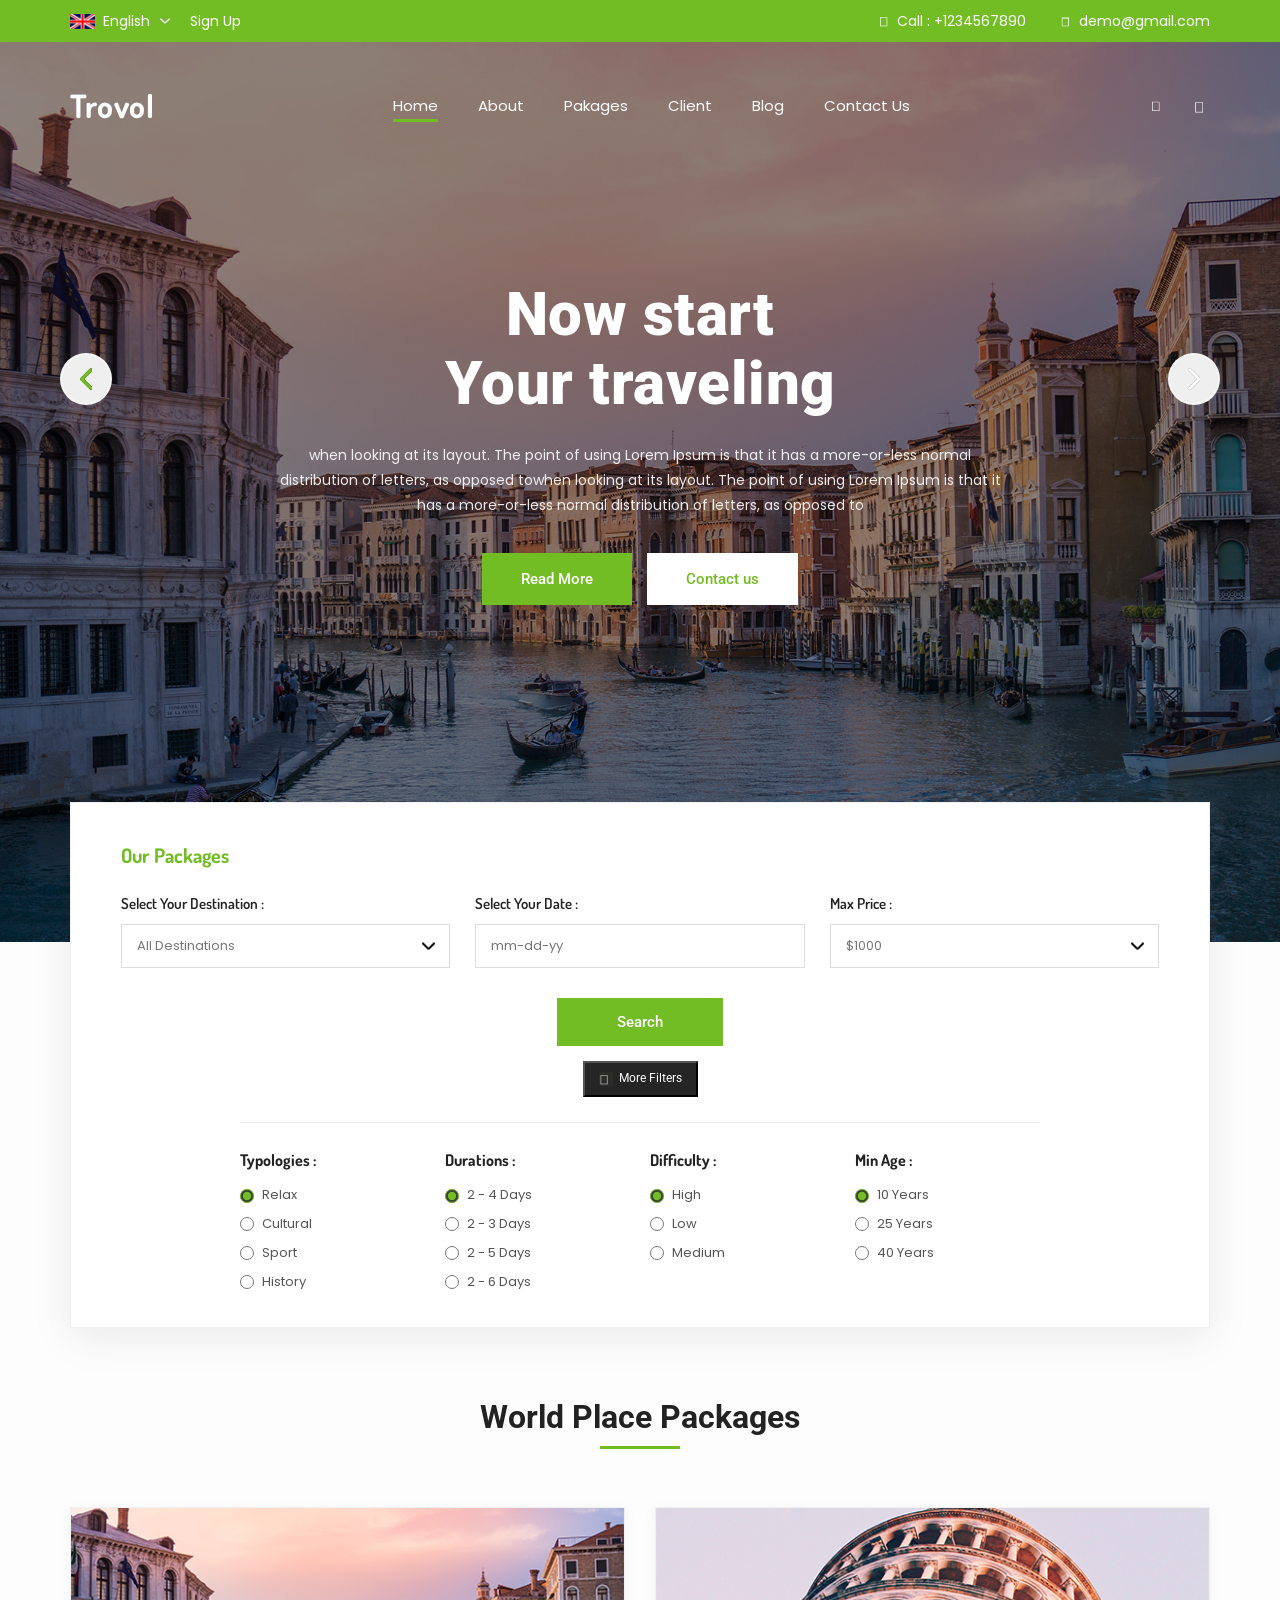
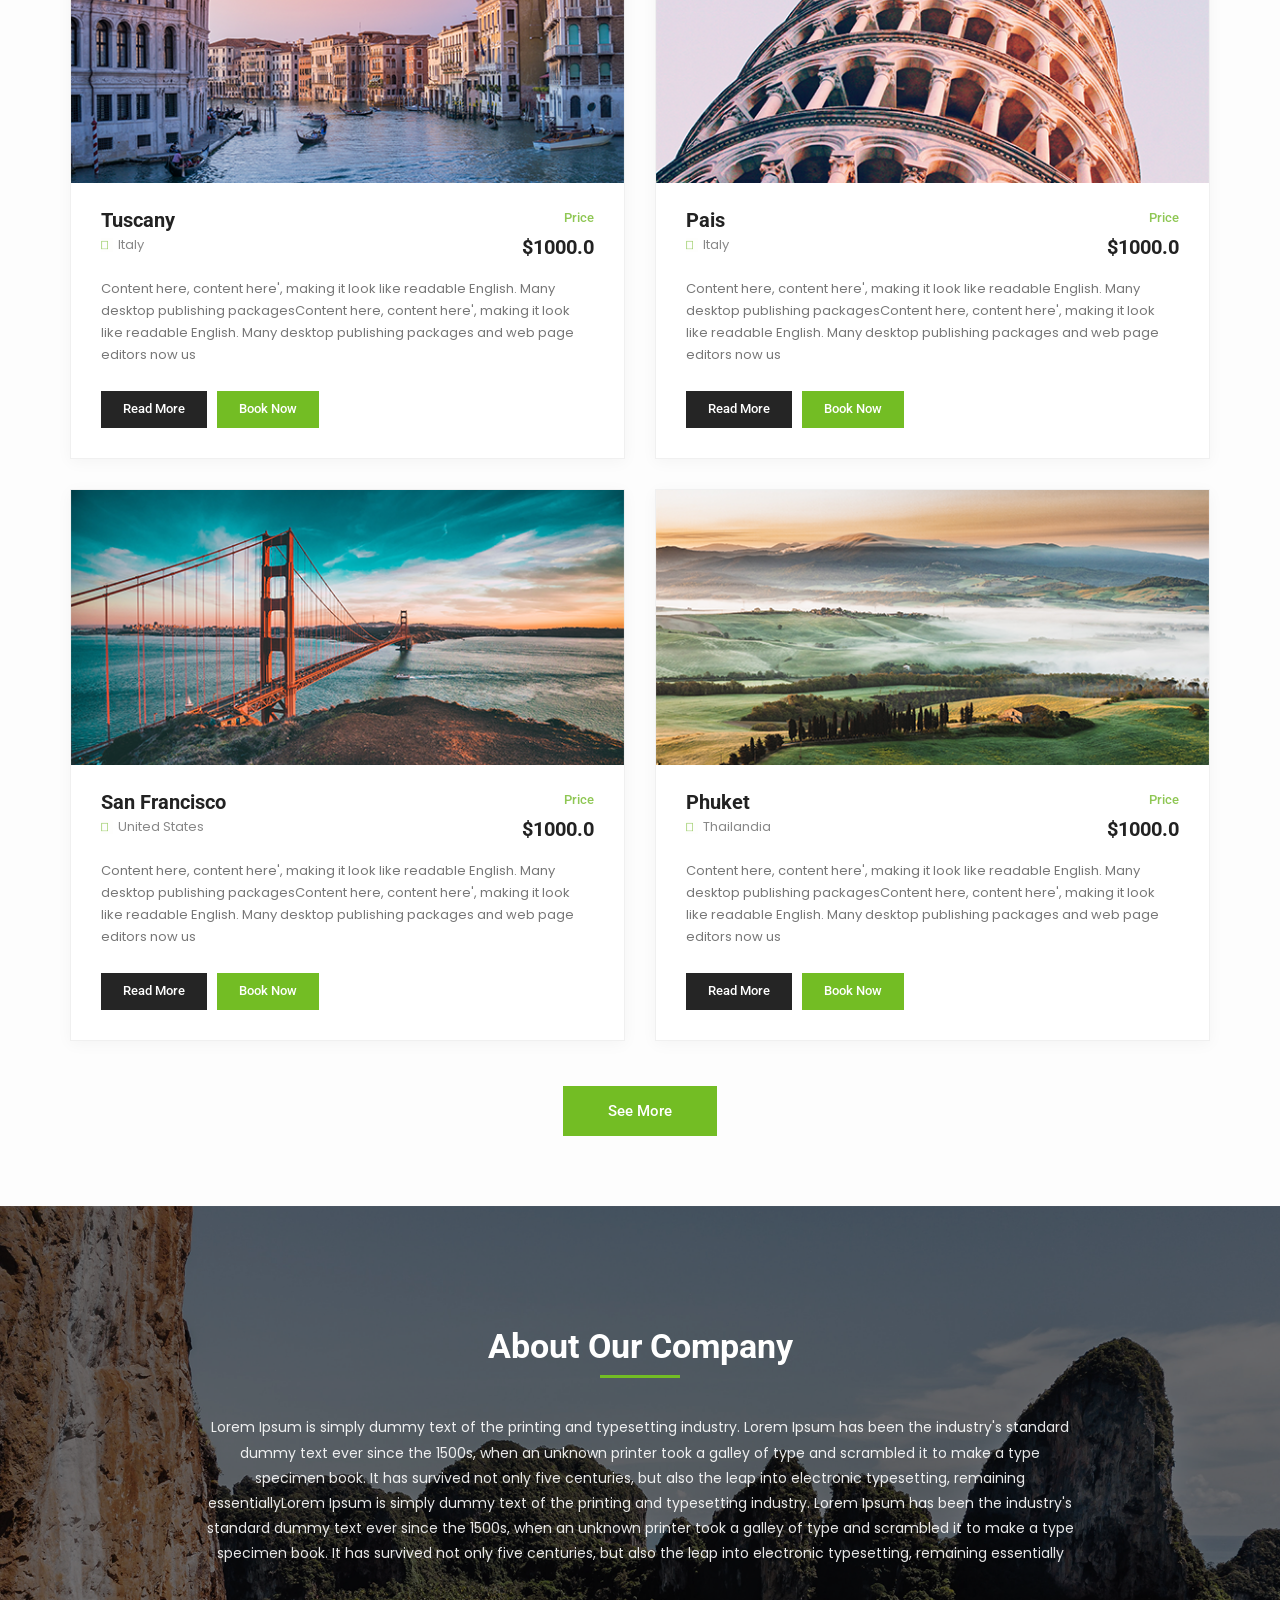
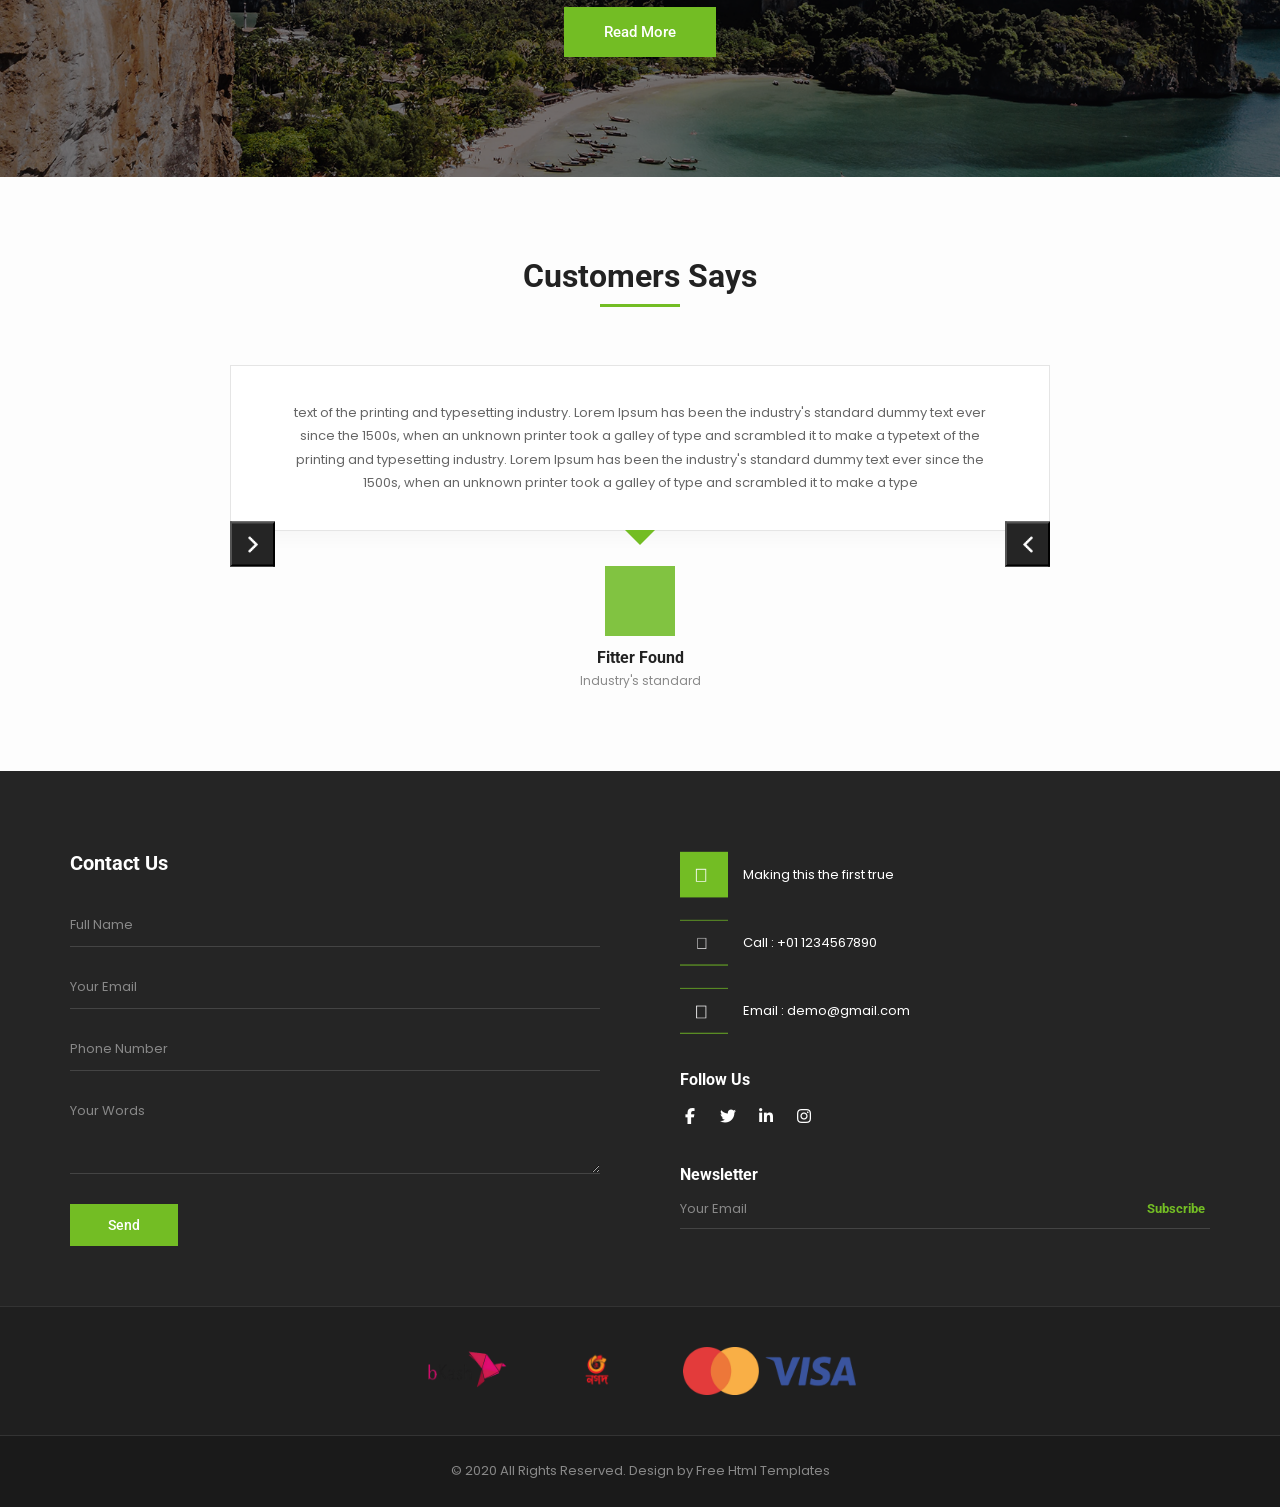
<file: index.html>
<!doctype html>
<html lang="en">
  <head>
    <meta charset="UTF-8" />
    <meta name="viewport" content="width=device-width, initial-scale=1.0" />
    <title>Trovol - World Place Packages</title>

    <!-- Bootstrap 5.3 CSS -->
    <link rel="stylesheet" href="./css/bootstrap.min.css" />

    <!-- FontAwesome 6 Icons -->
    <link rel="stylesheet" href="./css/all.css" />

    <!-- Pixel Perfect Custom Stylesheet -->
    <link rel="stylesheet" href="./css/style.css" />
  </head>
  <body>
    <!-- ======================================================================
         1. TOP HEADER BAR
         ====================================================================== -->
    <header class="top-header-bar">
      <div class="top-header-container">
        <!-- Left: Language & Sign Up -->
        <div class="top-left-actions">
          <div class="lang-selector">
            <img src="./images/flag_uk.png" alt="UK Flag" class="flag-icon" />
            <span>English</span>
            <img src="./images/lang_arrow.png" alt="arrow" style="width: 10px; height: 6px; margin-left: 2px;" />
          </div>
          <a href="#signup" class="signup-link">Sign Up</a>
        </div>

        <!-- Right: Call & Demo Email -->
        <div class="top-right-contacts">
          <div class="top-contact-item">
            <img src="./images/top_phone.png" alt="Call" style="width: 14px; height: 14px; object-fit: contain;" />
            <span>Call : +1234567890</span>
          </div>
          <div class="top-contact-item">
            <img src="./images/top_mail.png" alt="Email" style="width: 15px; height: 11px; object-fit: contain;" />
            <span>demo@gmail.com</span>
          </div>
        </div>
      </div>
    </header>

    <!-- ======================================================================
         2. HERO & NAVIGATION WITH BOOTSTRAP CAROUSEL
         ====================================================================== -->
    <section class="hero-wrapper">
      <div class="hero-overlay"></div>

      <!-- Navigation Bar -->
      <nav class="main-navbar">
        <div class="nav-container">
          <!-- Brand Logo -->
          <a href="#" class="logo-brand">Trovol</a>

          <!-- Nav Menu Links -->
          <ul class="nav-menu-list">
            <li><a href="#" class="nav-link-custom active">Home</a></li>
            <li><a href="#about" class="nav-link-custom">about</a></li>
            <li><a href="#packages" class="nav-link-custom">Pakages</a></li>
            <li><a href="#clients" class="nav-link-custom">client</a></li>
            <li><a href="#blog" class="nav-link-custom">Blog</a></li>
            <li><a href="#contact" class="nav-link-custom">Contact us</a></li>
          </ul>

          <!-- Nav Icons -->
          <div class="nav-icon-actions">
            <span class="nav-icon-link" title="Search">
              <img src="./images/icon_search.png" alt="Search" style="width: 18px; height: 18px; object-fit: contain;" />
            </span>
            <span class="nav-icon-link" title="User Profile">
              <img src="./images/icon_user.png" alt="User" style="width: 18px; height: 18px; object-fit: contain;" />
            </span>
          </div>
        </div>
      </nav>

      <!-- Carousel Slides -->
      <div id="heroSlider" class="carousel slide" data-bs-ride="carousel" data-bs-interval="6000">
        <div class="carousel-inner">
          <!-- Slide 1 -->
          <div class="carousel-item active">
            <div class="hero-content-area">
              <h1 class="hero-title">Now start<br />Your traveling</h1>
              <p class="hero-description">
                when looking at its layout. The point of using Lorem Ipsum is that it has a more-or-less normal distribution of letters, as opposed towhen looking at its layout. The point of using Lorem Ipsum is that it has a more-or-less normal distribution of letters, as opposed to
              </p>
              <div class="hero-cta-buttons">
                <a href="#packages" class="btn-hero-green">Read More</a>
                <a href="#contact" class="btn-hero-white">Contact us</a>
              </div>
            </div>
          </div>

          <!-- Slide 2 -->
          <div class="carousel-item">
            <div class="hero-content-area">
              <h1 class="hero-title">Explore The<br />World With Us</h1>
              <p class="hero-description">
                when looking at its layout. The point of using Lorem Ipsum is that it has a more-or-less normal distribution of letters, as opposed towhen looking at its layout. The point of using Lorem Ipsum is that it has a more-or-less normal distribution of letters, as opposed to
              </p>
              <div class="hero-cta-buttons">
                <a href="#packages" class="btn-hero-green">Read More</a>
                <a href="#contact" class="btn-hero-white">Contact us</a>
              </div>
            </div>
          </div>
        </div>

        <!-- Carousel Navigation Arrows -->
        <button class="hero-nav-arrow hero-arrow-left" type="button" data-bs-target="#heroSlider" data-bs-slide="prev" aria-label="Previous">
          <img src="./images/hero_prev.png" alt="Previous" style="width: 12px; height: 22px;" />
        </button>
        <button class="hero-nav-arrow hero-arrow-right" type="button" data-bs-target="#heroSlider" data-bs-slide="next" aria-label="Next">
          <img src="./images/hero_next.png" alt="Next" style="width: 12px; height: 22px;" />
        </button>
      </div>
    </section>

    <!-- ======================================================================
         3. OVERLAPPING SEARCH FILTER CARD
         ====================================================================== -->
    <section class="search-card-outer">
      <div class="search-box-card">
        <h4 class="search-heading">Our Packages</h4>

        <form action="#" method="get">
          <div class="search-form-grid">
            <!-- Destination -->
            <div class="search-field-group">
              <label class="search-label" for="destSelect">Select Your Destination :</label>
              <div class="search-input-wrapper">
                <select id="destSelect" class="search-input-field">
                  <option selected>All Destinations</option>
                  <option value="italy">Italy</option>
                  <option value="usa">United States</option>
                  <option value="thailand">Thailandia</option>
                </select>
                <img src="./images/select_arrow.png" alt="arrow" class="select-icon-arrow" />
              </div>
            </div>

            <!-- Date -->
            <div class="search-field-group">
              <label class="search-label" for="dateInput">Select Your Date :</label>
              <div class="search-input-wrapper">
                <input type="text" id="dateInput" class="search-input-field" placeholder="mm-dd-yy" />
              </div>
            </div>

            <!-- Max Price -->
            <div class="search-field-group">
              <label class="search-label" for="priceSelect">Max Price :</label>
              <div class="search-input-wrapper">
                <select id="priceSelect" class="search-input-field">
                  <option selected>$1000</option>
                  <option value="2000">$2000</option>
                  <option value="3000">$3000</option>
                  <option value="5000">$5000</option>
                </select>
                <img src="./images/select_arrow.png" alt="arrow" class="select-icon-arrow" />
              </div>
            </div>
          </div>

          <!-- Submit Button -->
          <div class="search-btn-container">
            <button type="submit" class="btn-search-submit">Search</button>
          </div>
        </form>

        <!-- More Filters Toggle Button -->
        <div class="more-filters-toggle">
          <button class="more-filters-btn" type="button" data-bs-toggle="collapse" data-bs-target="#moreFiltersCollapse" aria-expanded="true" aria-controls="moreFiltersCollapse">
            <img src="./images/icon_more_filter.png" alt="filter" style="width: 14px; height: 14px; object-fit: contain;" />
            <span>More Filters</span>
          </button>
        </div>

        <!-- Collapsible Sub Filters -->
        <div class="collapse show" id="moreFiltersCollapse">
          <div class="sub-filters-container">
            <!-- Typologies -->
            <div class="filter-col">
              <div class="filter-col-title">Typologies :</div>
              <div class="filter-radio-group">
                <label class="radio-item-label">
                  <input type="radio" name="typology" class="custom-radio" checked />
                  <span>Relax</span>
                </label>
                <label class="radio-item-label">
                  <input type="radio" name="typology" class="custom-radio" />
                  <span>Cultural</span>
                </label>
                <label class="radio-item-label">
                  <input type="radio" name="typology" class="custom-radio" />
                  <span>Sport</span>
                </label>
                <label class="radio-item-label">
                  <input type="radio" name="typology" class="custom-radio" />
                  <span>History</span>
                </label>
              </div>
            </div>

            <!-- Durations -->
            <div class="filter-col">
              <div class="filter-col-title">Durations :</div>
              <div class="filter-radio-group">
                <label class="radio-item-label">
                  <input type="radio" name="duration" class="custom-radio" checked />
                  <span>2 - 4 Days</span>
                </label>
                <label class="radio-item-label">
                  <input type="radio" name="duration" class="custom-radio" />
                  <span>2 - 3 Days</span>
                </label>
                <label class="radio-item-label">
                  <input type="radio" name="duration" class="custom-radio" />
                  <span>2 - 5 Days</span>
                </label>
                <label class="radio-item-label">
                  <input type="radio" name="duration" class="custom-radio" />
                  <span>2 - 6 Days</span>
                </label>
              </div>
            </div>

            <!-- Difficulty -->
            <div class="filter-col">
              <div class="filter-col-title">Difficulty :</div>
              <div class="filter-radio-group">
                <label class="radio-item-label">
                  <input type="radio" name="difficulty" class="custom-radio" checked />
                  <span>High</span>
                </label>
                <label class="radio-item-label">
                  <input type="radio" name="difficulty" class="custom-radio" />
                  <span>Low</span>
                </label>
                <label class="radio-item-label">
                  <input type="radio" name="difficulty" class="custom-radio" />
                  <span>Medium</span>
                </label>
              </div>
            </div>

            <!-- Min Age -->
            <div class="filter-col">
              <div class="filter-col-title">Min Age :</div>
              <div class="filter-radio-group">
                <label class="radio-item-label">
                  <input type="radio" name="min_age" class="custom-radio" checked />
                  <span>10 Years</span>
                </label>
                <label class="radio-item-label">
                  <input type="radio" name="min_age" class="custom-radio" />
                  <span>25 Years</span>
                </label>
                <label class="radio-item-label">
                  <input type="radio" name="min_age" class="custom-radio" />
                  <span>40 Years</span>
                </label>
              </div>
            </div>
          </div>
        </div>
      </div>
    </section>

    <!-- ======================================================================
         4. WORLD PLACE PACKAGES SECTION
         ====================================================================== -->
    <section id="packages" class="packages-section">
      <div class="section-heading-container">
        <h2 class="section-main-title">
          World Place <span>Packages</span>
          <div class="section-title-underline"></div>
        </h2>
      </div>

      <div class="packages-grid">
        <!-- Card 1: Tuscany -->
        <div class="package-card-item">
          <div class="package-thumb-holder">
            <img src="./images/tuscany.png" alt="Tuscany" class="package-thumb-img" />
          </div>
          <div class="package-content-body">
            <div class="package-header-row">
              <div>
                <h4 class="package-destination-name">Tuscany</h4>
                <div class="package-location-pin">
                  <img src="./images/icon_pin_small.png" alt="pin" style="width: 12px; height: 16px; object-fit: contain;" />
                  <span>Italy</span>
                </div>
              </div>
              <div class="package-price-wrap">
                <div class="price-label-text">Price</div>
                <div class="price-number-value">$1000.0</div>
              </div>
            </div>
            <p class="package-summary-text">
              Content here, content here', making it look like readable English. Many desktop publishing packagesContent here, content here', making it look like readable English. Many desktop publishing packages and web page editors now us
            </p>
            <div class="package-card-actions">
              <a href="#" class="btn-card-dark">Read More</a>
              <a href="#" class="btn-card-green">Book Now</a>
            </div>
          </div>
        </div>

        <!-- Card 2: Pais / Pisa -->
        <div class="package-card-item">
          <div class="package-thumb-holder">
            <img src="./images/pisa.png" alt="Pais" class="package-thumb-img" />
          </div>
          <div class="package-content-body">
            <div class="package-header-row">
              <div>
                <h4 class="package-destination-name">Pais</h4>
                <div class="package-location-pin">
                  <img src="./images/icon_pin_small.png" alt="pin" style="width: 12px; height: 16px; object-fit: contain;" />
                  <span>Italy</span>
                </div>
              </div>
              <div class="package-price-wrap">
                <div class="price-label-text">Price</div>
                <div class="price-number-value">$1000.0</div>
              </div>
            </div>
            <p class="package-summary-text">
              Content here, content here', making it look like readable English. Many desktop publishing packagesContent here, content here', making it look like readable English. Many desktop publishing packages and web page editors now us
            </p>
            <div class="package-card-actions">
              <a href="#" class="btn-card-dark">Read More</a>
              <a href="#" class="btn-card-green">Book Now</a>
            </div>
          </div>
        </div>

        <!-- Card 3: San Francisco -->
        <div class="package-card-item">
          <div class="package-thumb-holder">
            <img src="./images/san_francisco.png" alt="San Francisco" class="package-thumb-img" />
          </div>
          <div class="package-content-body">
            <div class="package-header-row">
              <div>
                <h4 class="package-destination-name">San Francisco</h4>
                <div class="package-location-pin">
                  <img src="./images/icon_pin_small.png" alt="pin" style="width: 12px; height: 16px; object-fit: contain;" />
                  <span>United States</span>
                </div>
              </div>
              <div class="package-price-wrap">
                <div class="price-label-text">Price</div>
                <div class="price-number-value">$1000.0</div>
              </div>
            </div>
            <p class="package-summary-text">
              Content here, content here', making it look like readable English. Many desktop publishing packagesContent here, content here', making it look like readable English. Many desktop publishing packages and web page editors now us
            </p>
            <div class="package-card-actions">
              <a href="#" class="btn-card-dark">Read More</a>
              <a href="#" class="btn-card-green">Book Now</a>
            </div>
          </div>
        </div>

        <!-- Card 4: Phuket -->
        <div class="package-card-item">
          <div class="package-thumb-holder">
            <img src="./images/phuket.png" alt="Phuket" class="package-thumb-img" />
          </div>
          <div class="package-content-body">
            <div class="package-header-row">
              <div>
                <h4 class="package-destination-name">Phuket</h4>
                <div class="package-location-pin">
                  <img src="./images/icon_pin_small.png" alt="pin" style="width: 12px; height: 16px; object-fit: contain;" />
                  <span>Thailandia</span>
                </div>
              </div>
              <div class="package-price-wrap">
                <div class="price-label-text">Price</div>
                <div class="price-number-value">$1000.0</div>
              </div>
            </div>
            <p class="package-summary-text">
              Content here, content here', making it look like readable English. Many desktop publishing packagesContent here, content here', making it look like readable English. Many desktop publishing packages and web page editors now us
            </p>
            <div class="package-card-actions">
              <a href="#" class="btn-card-dark">Read More</a>
              <a href="#" class="btn-card-green">Book Now</a>
            </div>
          </div>
        </div>
      </div>

      <!-- See More Button -->
      <div class="see-more-wrap">
        <a href="#" class="btn-see-more">See More</a>
      </div>
    </section>

    <!-- ======================================================================
         5. ABOUT OUR COMPANY SECTION
         ====================================================================== -->
    <section id="about" class="about-company-section">
      <div class="about-overlay"></div>
      <div class="about-content-inner">
        <h2 class="about-heading">
          About Our Company
          <div class="about-underline"></div>
        </h2>
        <p class="about-body-text">
          Lorem Ipsum is simply dummy text of the printing and typesetting industry. Lorem Ipsum has been the industry's standard dummy text ever since the 1500s, when an unknown printer took a galley of type and scrambled it to make a type specimen book. It has survived not only five centuries, but also the leap into electronic typesetting, remaining essentiallyLorem Ipsum is simply dummy text of the printing and typesetting industry. Lorem Ipsum has been the industry's standard dummy text ever since the 1500s, when an unknown printer took a galley of type and scrambled it to make a type specimen book. It has survived not only five centuries, but also the leap into electronic typesetting, remaining essentially
        </p>
        <a href="#" class="btn-about-green">Read More</a>
      </div>
    </section>

    <!-- ======================================================================
         6. CUSTOMERS SAYS TESTIMONIAL SECTION
         ====================================================================== -->
    <section id="clients" class="customers-section">
      <div class="section-heading-container">
        <h2 class="section-main-title">
          Customers Says
          <div class="section-title-underline"></div>
        </h2>
      </div>

      <div class="testimonial-wrapper">
        <div id="testimonialCarousel" class="carousel slide" data-bs-ride="carousel">
          <div class="carousel-inner">
            <!-- Testimonial 1 -->
            <div class="carousel-item active">
              <div class="testimonial-speech-bubble">
                <p class="testimonial-speech-text mb-0">
                  text of the printing and typesetting industry. Lorem Ipsum has been the industry's standard dummy text ever since the 1500s, when an unknown printer took a galley of type and scrambled it to make a typetext of the printing and typesetting industry. Lorem Ipsum has been the industry's standard dummy text ever since the 1500s, when an unknown printer took a galley of type and scrambled it to make a type
                </p>
              </div>

              <div class="testimonial-client-info">
                <div class="client-avatar-square">
                  <img src="./images/client_avatar.png" alt="Fitter Found" style="width: 100%; height: 100%; object-fit: cover;" />
                </div>
                <h5 class="client-name-title">Fitter Found</h5>
                <span class="client-sub-role">Industry's standard</span>
              </div>
            </div>

            <!-- Testimonial 2 -->
            <div class="carousel-item">
              <div class="testimonial-speech-bubble">
                <p class="testimonial-speech-text mb-0">
                  text of the printing and typesetting industry. Lorem Ipsum has been the industry's standard dummy text ever since the 1500s, when an unknown printer took a galley of type and scrambled it to make a typetext of the printing and typesetting industry. Lorem Ipsum has been the industry's standard dummy text ever since the 1500s, when an unknown printer took a galley of type and scrambled it to make a type
                </p>
              </div>

              <div class="testimonial-client-info">
                <div class="client-avatar-square">
                  <img src="./images/client_avatar.png" alt="Fitter Found" style="width: 100%; height: 100%; object-fit: cover;" />
                </div>
                <h5 class="client-name-title">Fitter Found</h5>
                <span class="client-sub-role">Industry's standard</span>
              </div>
            </div>
          </div>

          <!-- Carousel Controls -->
          <div class="testimonial-nav-arrows">
            <button class="btn-testi-arrow" type="button" data-bs-target="#testimonialCarousel" data-bs-slide="prev" aria-label="Previous">
              <img src="./images/client_prev.png" alt="Previous" style="width: 10px; height: 16px;" />
            </button>
            <button class="btn-testi-arrow" type="button" data-bs-target="#testimonialCarousel" data-bs-slide="next" aria-label="Next">
              <img src="./images/client_next.png" alt="Next" style="width: 10px; height: 16px;" />
            </button>
          </div>
        </div>
      </div>
    </section>

    <!-- ======================================================================
         7. FOOTER CONTACT & NEWSLETTER SECTION
         ====================================================================== -->
    <footer id="contact" class="main-footer-section">
      <div class="footer-container">
        <div class="footer-top-grid">
          <!-- Left: Contact Us Form -->
          <div class="contact-form-col">
            <h4 class="footer-section-title">Contact Us</h4>
            <form action="#" method="post">
              <input type="text" class="footer-input-underlined" placeholder="Full Name" required />
              <input type="email" class="footer-input-underlined" placeholder="Your Email" required />
              <input type="tel" class="footer-input-underlined" placeholder="Phone Number" />
              <textarea class="footer-input-underlined" rows="3" placeholder="Your Words"></textarea>
              <button type="submit" class="btn-footer-send">Send</button>
            </form>
          </div>

          <!-- Right: Location, Phone, Email & Socials & Newsletter -->
          <div class="footer-info-col">
            <div class="footer-contact-list">
              <!-- Location -->
              <div class="footer-contact-item">
                <div class="footer-icon-square">
                  <img src="./images/icon_pin.png" alt="Location" style="width: 100%; height: 100%; object-fit: cover;" />
                </div>
                <span class="footer-contact-text">Making this the first true</span>
              </div>

              <!-- Phone -->
              <div class="footer-contact-item">
                <div class="footer-icon-square">
                  <img src="./images/icon_phone.png" alt="Phone" style="width: 100%; height: 100%; object-fit: cover;" />
                </div>
                <span class="footer-contact-text">Call : +01 1234567890</span>
              </div>

              <!-- Email -->
              <div class="footer-contact-item">
                <div class="footer-icon-square">
                  <img src="./images/icon_mail.png" alt="Email" style="width: 100%; height: 100%; object-fit: cover;" />
                </div>
                <span class="footer-contact-text">Email : demo@gmail.com</span>
              </div>
            </div>

            <!-- Follow Us -->
            <div class="footer-social-wrap">
              <h5 class="footer-subtitle-sm">Follow Us</h5>
              <div class="footer-social-links">
                <a href="#" class="footer-social-icon" title="Facebook"><i class="fa-brands fa-facebook-f"></i></a>
                <a href="#" class="footer-social-icon" title="Twitter"><i class="fa-brands fa-twitter"></i></a>
                <a href="#" class="footer-social-icon" title="LinkedIn"><i class="fa-brands fa-linkedin-in"></i></a>
                <a href="#" class="footer-social-icon" title="Instagram"><i class="fa-brands fa-instagram"></i></a>
              </div>
            </div>

            <!-- Newsletter -->
            <div class="footer-newsletter-wrap">
              <h5 class="footer-subtitle-sm">Newsletter</h5>
              <form class="newsletter-form-row" action="#" method="post">
                <input type="email" class="newsletter-input" placeholder="Your Email" required />
                <button type="submit" class="btn-newsletter-sub">Subscribe</button>
              </form>
            </div>
          </div>
        </div>
      </div>

      <!-- ======================================================================
           8. PAYMENT METHODS (Page 2 of PDF: bKash, Nagad, Visa & Mastercard)
           ====================================================================== -->
      <section class="payment-methods-strip">
        <div class="footer-container">
          <div class="payment-logos-row">
            <img src="./images/bkash.png" alt="bKash" class="payment-logo-img" />
            <img src="./images/nagad.png" alt="Nagad" class="payment-logo-img" />
            <img src="./images/visa_mastercard.png" alt="Visa and Mastercard" class="payment-logo-img" />
          </div>
        </div>
      </section>

      <!-- Bottom Copyright -->
      <div class="footer-bottom-copy">
        <p>© 2020 All Rights Reserved. Design by Free Html Templates</p>
      </div>
    </footer>

    <!-- Bootstrap 5.3 Bundle JS -->
    <script src="./js/bootstrap.bundle.min.js"></script>
  </body>
</html>
</file>
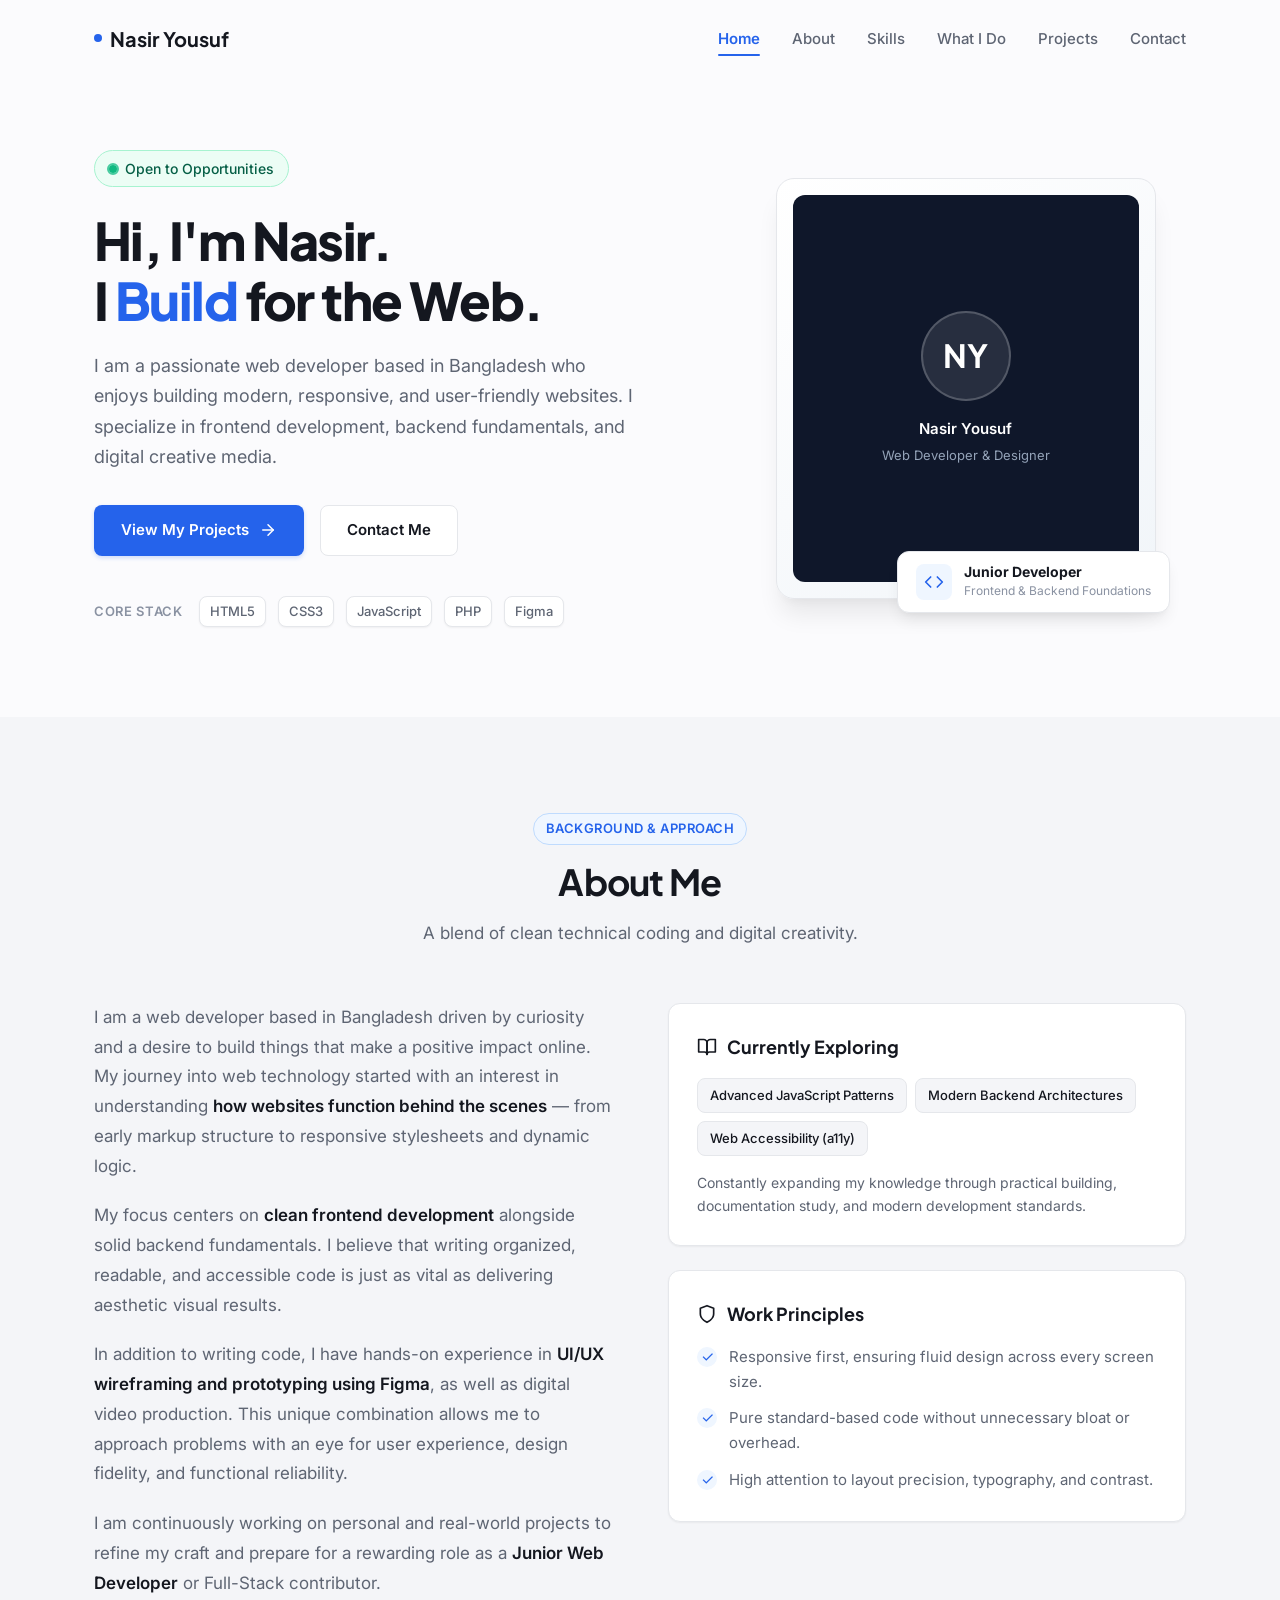
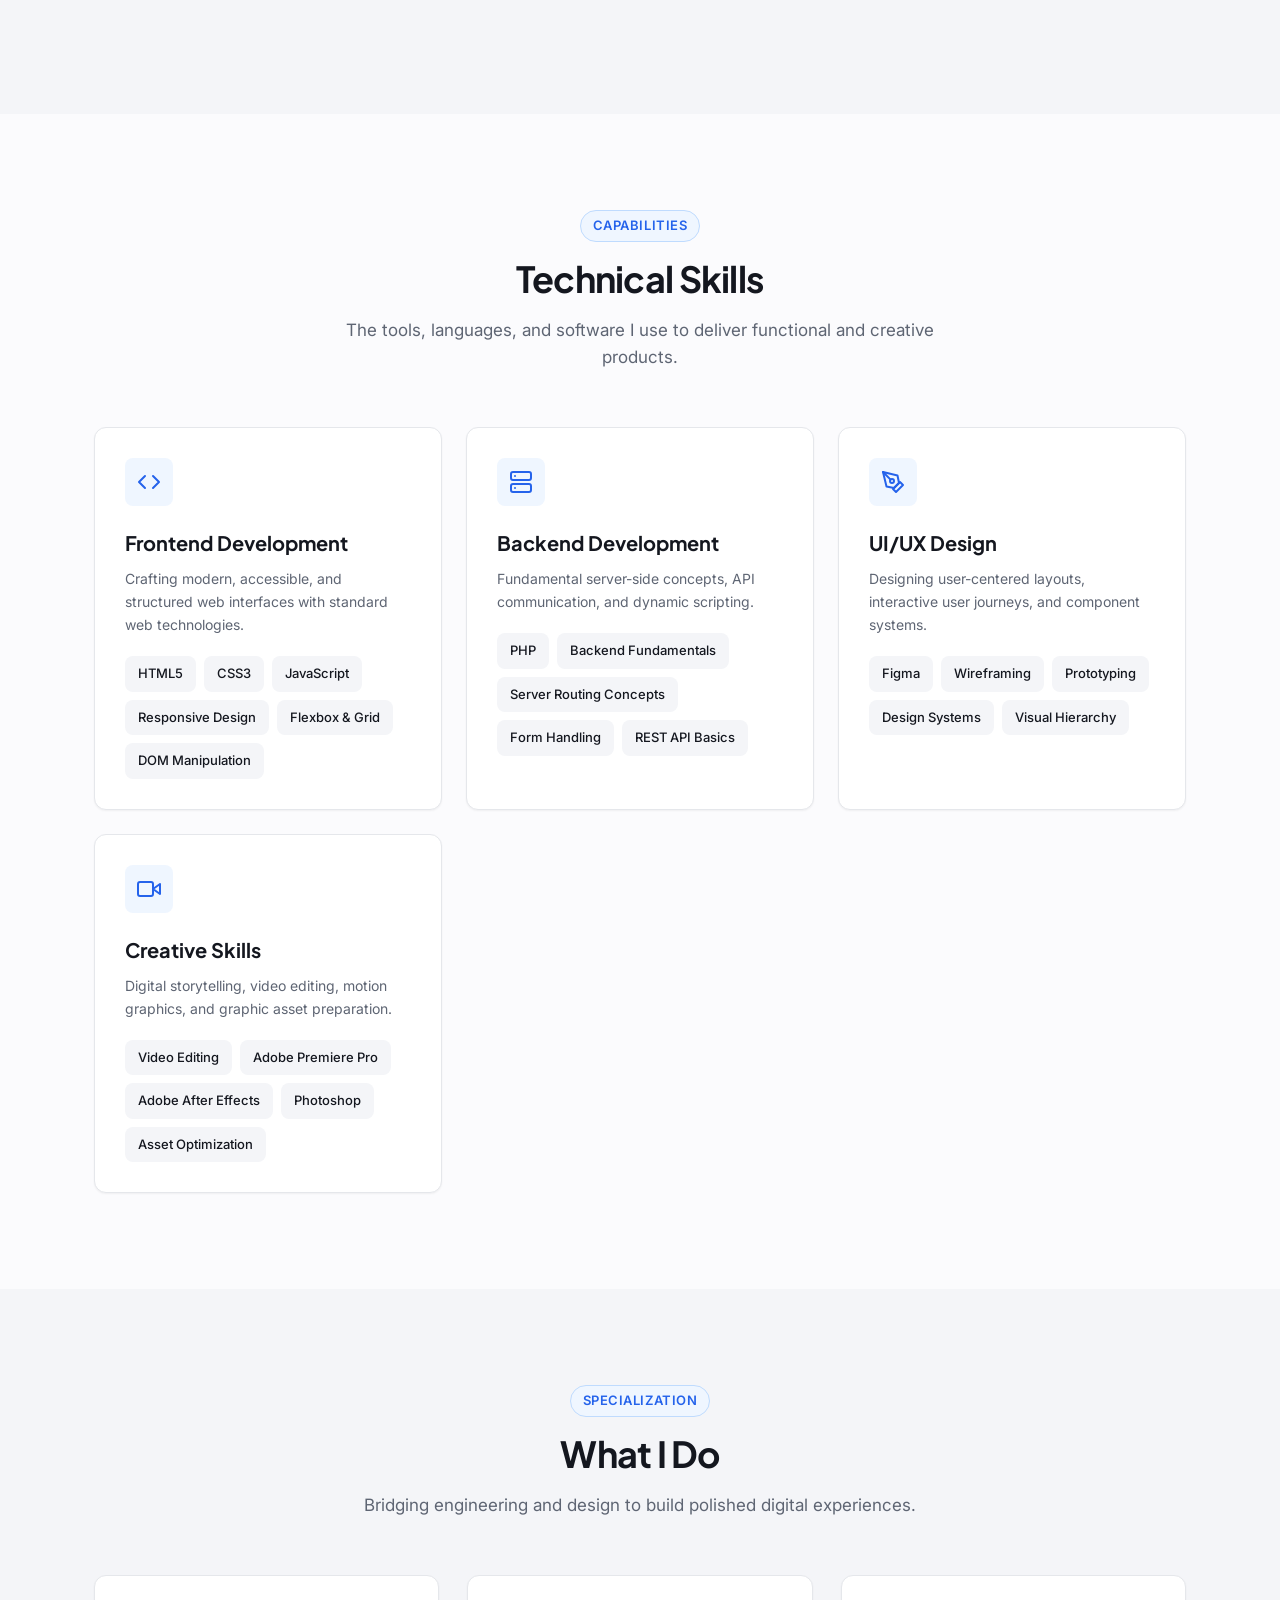
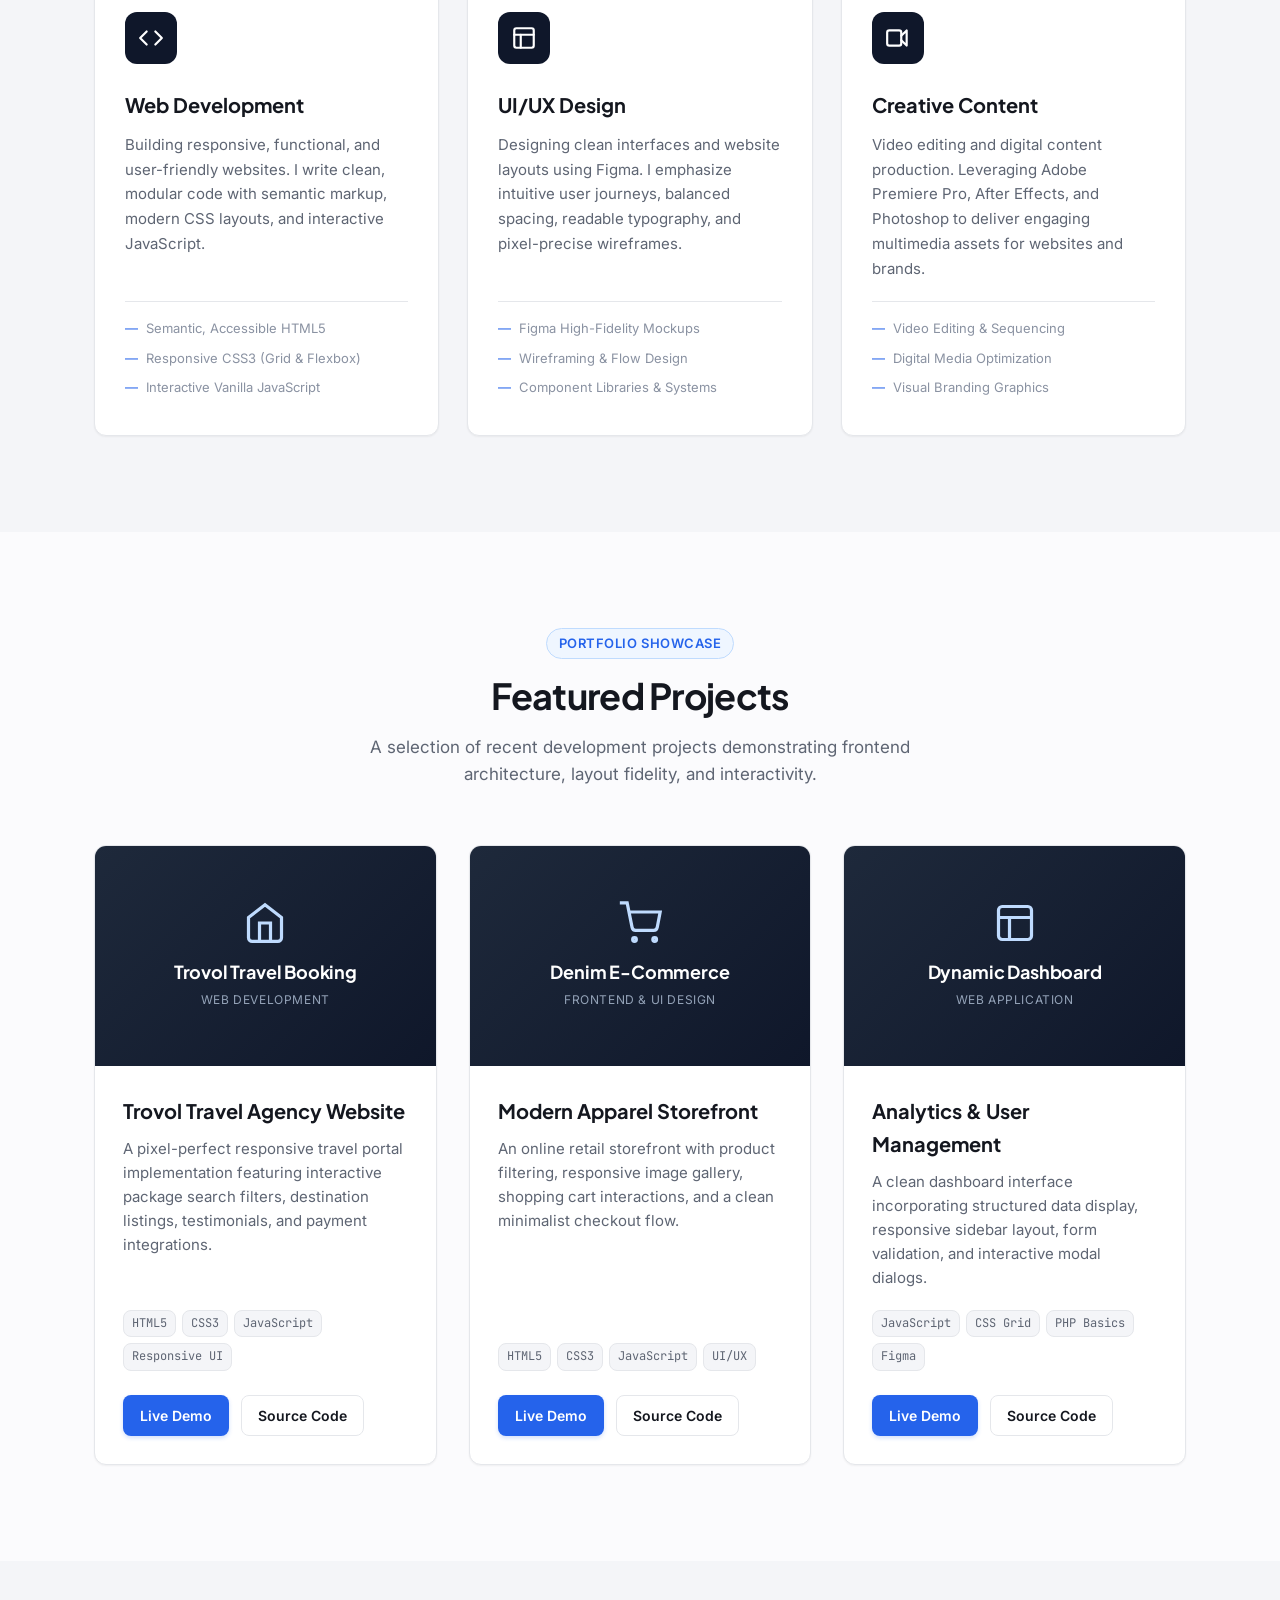
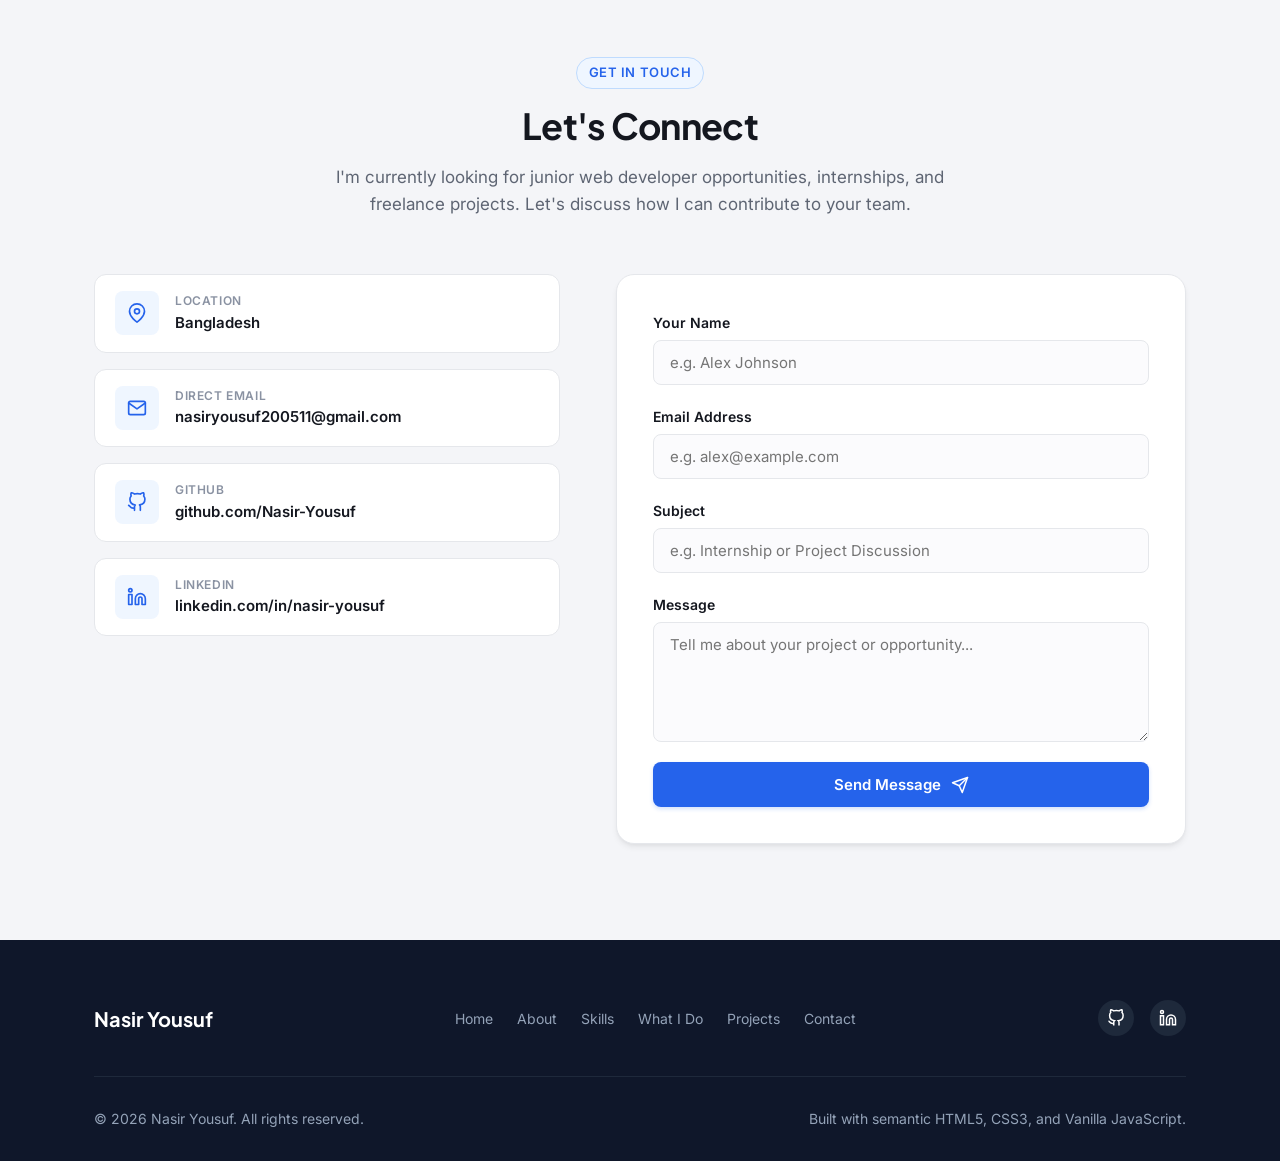
<file: portfolio/index.html>
<!DOCTYPE html>
<html lang="en">
<head>
  <meta charset="UTF-8" />
  <meta name="viewport" content="width=device-width, initial-scale=1.0" />
  <meta name="description" content="Personal Portfolio of Nasir Yousuf - Web Developer & Creative Professional based in Bangladesh. Building modern, responsive, and user-friendly web solutions." />
  <meta name="keywords" content="Nasir Yousuf, Web Developer, Frontend Developer, Bangladesh, HTML5, CSS3, JavaScript, PHP, UI/UX" />
  <meta name="author" content="Nasir Yousuf" />
  <title>Nasir Yousuf — Web Developer & Creative Professional</title>

  <!-- Google Fonts: Inter & Plus Jakarta Sans -->
  <link rel="preconnect" href="https://fonts.googleapis.com" />
  <link rel="preconnect" href="https://fonts.gstatic.com" crossorigin />
  <link href="https://fonts.googleapis.com/css2?family=Inter:wght@400;500;600&family=JetBrains+Mono:wght@400;500&family=Plus+Jakarta+Sans:wght@600;700;800&display=swap" rel="stylesheet" />

  <!-- Core Stylesheet (Pure CSS3) -->
  <link rel="stylesheet" href="./css/style.css" />

  <!-- SVG Favicon Placeholder -->
  <link rel="icon" href="data:image/svg+xml,<svg xmlns=%22http://www.w3.org/2000/svg%22 viewBox=%220 0 100 100%22><text y=%22.9em%22 font-size=%2290%22>⚡</text></svg>" />
</head>
<body>

  <!-- ======================================================================
       1. NAVIGATION BAR
       ====================================================================== -->
  <header>
    <nav class="navbar" id="navbar">
      <div class="container nav-container">
        <!-- Personal Brand / Logo -->
        <a href="#home" class="nav-logo" aria-label="Nasir Yousuf Homepage">
          <span class="nav-logo-dot"></span>
          <span>Nasir Yousuf</span>
        </a>

        <!-- Desktop & Mobile Navigation Links -->
        <ul class="nav-links" id="navLinks">
          <li><a href="#home" class="nav-link active">Home</a></li>
          <li><a href="#about" class="nav-link">About</a></li>
          <li><a href="#skills" class="nav-link">Skills</a></li>
          <li><a href="#services" class="nav-link">What I Do</a></li>
          <li><a href="#projects" class="nav-link">Projects</a></li>
          <li><a href="#contact" class="nav-link">Contact</a></li>
        </ul>

        <!-- Mobile Menu Toggle Button -->
        <button class="mobile-toggle" id="mobileToggle" aria-label="Toggle Navigation Menu" aria-expanded="false">
          <svg viewBox="0 0 24 24" fill="none" stroke="currentColor" stroke-width="2" stroke-linecap="round" stroke-linejoin="round">
            <line x1="3" y1="12" x2="21" y2="12"></line>
            <line x1="3" y1="6" x2="21" y2="6"></line>
            <line x1="3" y1="18" x2="21" y2="18"></line>
          </svg>
        </button>
      </div>
    </nav>
  </header>

  <main>
    <!-- ======================================================================
         2. HERO SECTION
         ====================================================================== -->
    <section class="section hero-section" id="home">
      <div class="container hero-grid">
        <!-- Hero Text & CTAs -->
        <div class="hero-content">
          <div class="status-badge">
            <span class="status-dot"></span>
            <span>Open to Opportunities</span>
          </div>

          <h1 class="hero-title">
            Hi, I'm Nasir.<br />
            I <span class="highlight">Build</span> for the Web.
          </h1>

          <p class="hero-description">
            I am a passionate web developer based in Bangladesh who enjoys building modern, responsive, and user-friendly websites. I specialize in frontend development, backend fundamentals, and digital creative media.
          </p>

          <div class="hero-cta">
            <a href="#projects" class="btn btn-primary">
              <span>View My Projects</span>
              <svg width="18" height="18" viewBox="0 0 24 24" fill="none" stroke="currentColor" stroke-width="2" stroke-linecap="round" stroke-linejoin="round">
                <line x1="5" y1="12" x2="19" y2="12"></line>
                <polyline points="12 5 19 12 12 19"></polyline>
              </svg>
            </a>
            <a href="#contact" class="btn btn-secondary">Contact Me</a>
          </div>

          <!-- Primary Technologies Stack -->
          <div class="hero-tech-stack">
            <span class="tech-stack-label">Core Stack</span>
            <span class="tech-tag">HTML5</span>
            <span class="tech-tag">CSS3</span>
            <span class="tech-tag">JavaScript</span>
            <span class="tech-tag">PHP</span>
            <span class="tech-tag">Figma</span>
          </div>
        </div>

        <!-- Hero Visual Profile Image Frame -->
        <div class="hero-visual">
          <div class="hero-avatar-frame">
            <div class="avatar-inner">
              <div class="avatar-placeholder-content">
                <div class="avatar-initials">NY</div>
                <div class="avatar-caption">Nasir Yousuf</div>
                <div class="avatar-subcaption">Web Developer & Designer</div>
              </div>
            </div>

            <!-- Floating Quick Spec Badge -->
            <div class="floating-badge">
              <div class="floating-badge-icon">
                <svg width="20" height="20" viewBox="0 0 24 24" fill="none" stroke="currentColor" stroke-width="2" stroke-linecap="round" stroke-linejoin="round">
                  <polyline points="16 18 22 12 16 6"></polyline>
                  <polyline points="8 6 2 12 8 18"></polyline>
                </svg>
              </div>
              <div>
                <div class="floating-badge-title">Junior Developer</div>
                <div class="floating-badge-sub">Frontend & Backend Foundations</div>
              </div>
            </div>
          </div>
        </div>
      </div>
    </section>

    <!-- ======================================================================
         3. ABOUT ME SECTION
         ====================================================================== -->
    <section class="section section-alt" id="about">
      <div class="container">
        <div class="section-header reveal">
          <span class="section-badge">Background & Approach</span>
          <h2 class="section-title">About Me</h2>
          <p class="section-subtitle">A blend of clean technical coding and digital creativity.</p>
        </div>

        <div class="about-grid">
          <!-- Main Narrative -->
          <div class="about-text reveal">
            <p>
              I am a web developer based in Bangladesh driven by curiosity and a desire to build things that make a positive impact online. My journey into web technology started with an interest in understanding <strong>how websites function behind the scenes</strong> — from early markup structure to responsive stylesheets and dynamic logic.
            </p>
            <p>
              My focus centers on <strong>clean frontend development</strong> alongside solid backend fundamentals. I believe that writing organized, readable, and accessible code is just as vital as delivering aesthetic visual results.
            </p>
            <p>
              In addition to writing code, I have hands-on experience in <strong>UI/UX wireframing and prototyping using Figma</strong>, as well as digital video production. This unique combination allows me to approach problems with an eye for user experience, design fidelity, and functional reliability.
            </p>
            <p>
              I am continuously working on personal and real-world projects to refine my craft and prepare for a rewarding role as a <strong>Junior Web Developer</strong> or Full-Stack contributor.
            </p>
          </div>

          <!-- Sidebar: Currently Learning & Key Highlights -->
          <div class="about-sidebar reveal">
            <div class="learning-card">
              <h3 class="learning-card-title">
                <svg width="20" height="20" viewBox="0 0 24 24" fill="none" stroke="currentColor" stroke-width="2" stroke-linecap="round" stroke-linejoin="round">
                  <path d="M2 3h6a4 4 0 0 1 4 4v14a3 3 0 0 0-3-3H2z"></path>
                  <path d="M22 3h-6a4 4 0 0 0-4 4v14a3 3 0 0 1 3-3h7z"></path>
                </svg>
                <span>Currently Exploring</span>
              </h3>
              <div class="learning-tags">
                <span class="learning-tag">Advanced JavaScript Patterns</span>
                <span class="learning-tag">Modern Backend Architectures</span>
                <span class="learning-tag">Web Accessibility (a11y)</span>
              </div>
              <p class="learning-desc">
                Constantly expanding my knowledge through practical building, documentation study, and modern development standards.
              </p>
            </div>

            <div class="learning-card">
              <h3 class="learning-card-title">
                <svg width="20" height="20" viewBox="0 0 24 24" fill="none" stroke="currentColor" stroke-width="2" stroke-linecap="round" stroke-linejoin="round">
                  <path d="M12 22s8-4 8-10V5l-8-3-8 3v7c0 6 8 10 8 10z"></path>
                </svg>
                <span>Work Principles</span>
              </h3>
              <div class="key-highlights-list">
                <div class="highlight-item">
                  <span class="highlight-check">✓</span>
                  <span>Responsive first, ensuring fluid design across every screen size.</span>
                </div>
                <div class="highlight-item">
                  <span class="highlight-check">✓</span>
                  <span>Pure standard-based code without unnecessary bloat or overhead.</span>
                </div>
                <div class="highlight-item">
                  <span class="highlight-check">✓</span>
                  <span>High attention to layout precision, typography, and contrast.</span>
                </div>
              </div>
            </div>
          </div>
        </div>
      </div>
    </section>

    <!-- ======================================================================
         4. TECHNICAL SKILLS SECTION
         ====================================================================== -->
    <section class="section" id="skills">
      <div class="container">
        <div class="section-header reveal">
          <span class="section-badge">Capabilities</span>
          <h2 class="section-title">Technical Skills</h2>
          <p class="section-subtitle">The tools, languages, and software I use to deliver functional and creative products.</p>
        </div>

        <div class="skills-grid">
          <!-- Frontend Development -->
          <div class="skill-category-card reveal">
            <div class="skill-card-icon">
              <svg width="24" height="24" viewBox="0 0 24 24" fill="none" stroke="currentColor" stroke-width="2" stroke-linecap="round" stroke-linejoin="round">
                <polyline points="16 18 22 12 16 6"></polyline>
                <polyline points="8 6 2 12 8 18"></polyline>
              </svg>
            </div>
            <h3 class="skill-category-title">Frontend Development</h3>
            <p class="skill-category-desc">Crafting modern, accessible, and structured web interfaces with standard web technologies.</p>
            <div class="skill-badges-group">
              <span class="skill-badge">HTML5</span>
              <span class="skill-badge">CSS3</span>
              <span class="skill-badge">JavaScript</span>
              <span class="skill-badge">Responsive Design</span>
              <span class="skill-badge">Flexbox & Grid</span>
              <span class="skill-badge">DOM Manipulation</span>
            </div>
          </div>

          <!-- Backend Development -->
          <div class="skill-category-card reveal">
            <div class="skill-card-icon">
              <svg width="24" height="24" viewBox="0 0 24 24" fill="none" stroke="currentColor" stroke-width="2" stroke-linecap="round" stroke-linejoin="round">
                <rect x="2" y="2" width="20" height="8" rx="2" ry="2"></rect>
                <rect x="2" y="14" width="20" height="8" rx="2" ry="2"></rect>
                <line x1="6" y1="6" x2="6.01" y2="6"></line>
                <line x1="6" y1="18" x2="6.01" y2="18"></line>
              </svg>
            </div>
            <h3 class="skill-category-title">Backend Development</h3>
            <p class="skill-category-desc">Fundamental server-side concepts, API communication, and dynamic scripting.</p>
            <div class="skill-badges-group">
              <span class="skill-badge">PHP</span>
              <span class="skill-badge">Backend Fundamentals</span>
              <span class="skill-badge">Server Routing Concepts</span>
              <span class="skill-badge">Form Handling</span>
              <span class="skill-badge">REST API Basics</span>
            </div>
          </div>

          <!-- UI/UX Design -->
          <div class="skill-category-card reveal">
            <div class="skill-card-icon">
              <svg width="24" height="24" viewBox="0 0 24 24" fill="none" stroke="currentColor" stroke-width="2" stroke-linecap="round" stroke-linejoin="round">
                <path d="M12 19l7-7 3 3-7 7-3-3z"></path>
                <path d="M18 13l-1.5-7.5L2 2l3.5 14.5L13 18l5-5z"></path>
                <path d="M2 2l7.586 7.586"></path>
                <circle cx="11" cy="11" r="2"></circle>
              </svg>
            </div>
            <h3 class="skill-category-title">UI/UX Design</h3>
            <p class="skill-category-desc">Designing user-centered layouts, interactive user journeys, and component systems.</p>
            <div class="skill-badges-group">
              <span class="skill-badge">Figma</span>
              <span class="skill-badge">Wireframing</span>
              <span class="skill-badge">Prototyping</span>
              <span class="skill-badge">Design Systems</span>
              <span class="skill-badge">Visual Hierarchy</span>
            </div>
          </div>

          <!-- Creative Skills -->
          <div class="skill-category-card reveal">
            <div class="skill-card-icon">
              <svg width="24" height="24" viewBox="0 0 24 24" fill="none" stroke="currentColor" stroke-width="2" stroke-linecap="round" stroke-linejoin="round">
                <polygon points="23 7 16 12 23 17 23 7"></polygon>
                <rect x="1" y="5" width="15" height="14" rx="2" ry="2"></rect>
              </svg>
            </div>
            <h3 class="skill-category-title">Creative Skills</h3>
            <p class="skill-category-desc">Digital storytelling, video editing, motion graphics, and graphic asset preparation.</p>
            <div class="skill-badges-group">
              <span class="skill-badge">Video Editing</span>
              <span class="skill-badge">Adobe Premiere Pro</span>
              <span class="skill-badge">Adobe After Effects</span>
              <span class="skill-badge">Photoshop</span>
              <span class="skill-badge">Asset Optimization</span>
            </div>
          </div>
        </div>
      </div>
    </section>

    <!-- ======================================================================
         5. WHAT I DO (SERVICES / INTERESTS) SECTION
         ====================================================================== -->
    <section class="section section-alt" id="services">
      <div class="container">
        <div class="section-header reveal">
          <span class="section-badge">Specialization</span>
          <h2 class="section-title">What I Do</h2>
          <p class="section-subtitle">Bridging engineering and design to build polished digital experiences.</p>
        </div>

        <div class="services-grid">
          <!-- 1. Web Development -->
          <div class="service-card reveal">
            <div class="service-icon-box">
              <svg width="26" height="26" viewBox="0 0 24 24" fill="none" stroke="currentColor" stroke-width="2" stroke-linecap="round" stroke-linejoin="round">
                <polyline points="16 18 22 12 16 6"></polyline>
                <polyline points="8 6 2 12 8 18"></polyline>
              </svg>
            </div>
            <h3 class="service-title">Web Development</h3>
            <p class="service-desc">
              Building responsive, functional, and user-friendly websites. I write clean, modular code with semantic markup, modern CSS layouts, and interactive JavaScript.
            </p>
            <div class="service-features-list">
              <span class="service-feature-item">Semantic, Accessible HTML5</span>
              <span class="service-feature-item">Responsive CSS3 (Grid & Flexbox)</span>
              <span class="service-feature-item">Interactive Vanilla JavaScript</span>
            </div>
          </div>

          <!-- 2. UI/UX Design -->
          <div class="service-card reveal">
            <div class="service-icon-box">
              <svg width="26" height="26" viewBox="0 0 24 24" fill="none" stroke="currentColor" stroke-width="2" stroke-linecap="round" stroke-linejoin="round">
                <rect x="3" y="3" width="18" height="18" rx="2" ry="2"></rect>
                <line x1="3" y1="9" x2="21" y2="9"></line>
                <line x1="9" y1="21" x2="9" y2="9"></line>
              </svg>
            </div>
            <h3 class="service-title">UI/UX Design</h3>
            <p class="service-desc">
              Designing clean interfaces and website layouts using Figma. I emphasize intuitive user journeys, balanced spacing, readable typography, and pixel-precise wireframes.
            </p>
            <div class="service-features-list">
              <span class="service-feature-item">Figma High-Fidelity Mockups</span>
              <span class="service-feature-item">Wireframing & Flow Design</span>
              <span class="service-feature-item">Component Libraries & Systems</span>
            </div>
          </div>

          <!-- 3. Creative Content -->
          <div class="service-card reveal">
            <div class="service-icon-box">
              <svg width="26" height="26" viewBox="0 0 24 24" fill="none" stroke="currentColor" stroke-width="2" stroke-linecap="round" stroke-linejoin="round">
                <path d="M15 10l5-5v14l-5-5"></path>
                <rect x="2" y="5" width="13" height="14" rx="2" ry="2"></rect>
              </svg>
            </div>
            <h3 class="service-title">Creative Content</h3>
            <p class="service-desc">
              Video editing and digital content production. Leveraging Adobe Premiere Pro, After Effects, and Photoshop to deliver engaging multimedia assets for websites and brands.
            </p>
            <div class="service-features-list">
              <span class="service-feature-item">Video Editing & Sequencing</span>
              <span class="service-feature-item">Digital Media Optimization</span>
              <span class="service-feature-item">Visual Branding Graphics</span>
            </div>
          </div>
        </div>
      </div>
    </section>

    <!-- ======================================================================
         6. FEATURED PROJECTS SECTION
         ====================================================================== -->
    <section class="section" id="projects">
      <div class="container">
        <div class="section-header reveal">
          <span class="section-badge">Portfolio Showcase</span>
          <h2 class="section-title">Featured Projects</h2>
          <p class="section-subtitle">
            A selection of recent development projects demonstrating frontend architecture, layout fidelity, and interactivity.
          </p>
        </div>

        <div class="projects-grid" id="projectsGrid">
          <!-- Project 1: Trovol Travel Agency Platform (From Class Project 27) -->
          <div class="project-card reveal">
            <div class="project-preview">
              <div class="project-placeholder-preview">
                <svg class="project-preview-icon" viewBox="0 0 24 24" fill="none" stroke="currentColor" stroke-width="1.75">
                  <path d="M3 9l9-7 9 7v11a2 2 0 0 1-2 2H5a2 2 0 0 1-2-2z"></path>
                  <polyline points="9 22 9 12 15 12 15 22"></polyline>
                </svg>
                <div class="project-preview-label">Trovol Travel Booking</div>
                <div class="project-preview-category">Web Development</div>
              </div>
            </div>
            <div class="project-info">
              <h3 class="project-title">Trovol Travel Agency Website</h3>
              <p class="project-desc">
                A pixel-perfect responsive travel portal implementation featuring interactive package search filters, destination listings, testimonials, and payment integrations.
              </p>
              <div class="project-tags">
                <span class="project-tag">HTML5</span>
                <span class="project-tag">CSS3</span>
                <span class="project-tag">JavaScript</span>
                <span class="project-tag">Responsive UI</span>
              </div>
              <div class="project-actions">
                <a href="../index.html" class="btn btn-sm btn-primary" target="_blank" rel="noopener">Live Demo</a>
                <a href="https://github.com/Nasir-Yousuf/27" class="btn btn-sm btn-secondary" target="_blank" rel="noopener">Source Code</a>
              </div>
            </div>
          </div>

          <!-- Project 2: E-Commerce Store UI -->
          <div class="project-card reveal">
            <div class="project-preview">
              <div class="project-placeholder-preview">
                <svg class="project-preview-icon" viewBox="0 0 24 24" fill="none" stroke="currentColor" stroke-width="1.75">
                  <circle cx="9" cy="21" r="1"></circle>
                  <circle cx="20" cy="21" r="1"></circle>
                  <path d="M1 1h4l2.68 13.39a2 2 0 0 0 2 1.61h9.72a2 2 0 0 0 2-1.61L23 6H6"></path>
                </svg>
                <div class="project-preview-label">Denim E-Commerce</div>
                <div class="project-preview-category">Frontend & UI Design</div>
              </div>
            </div>
            <div class="project-info">
              <h3 class="project-title">Modern Apparel Storefront</h3>
              <p class="project-desc">
                An online retail storefront with product filtering, responsive image gallery, shopping cart interactions, and a clean minimalist checkout flow.
              </p>
              <div class="project-tags">
                <span class="project-tag">HTML5</span>
                <span class="project-tag">CSS3</span>
                <span class="project-tag">JavaScript</span>
                <span class="project-tag">UI/UX</span>
              </div>
              <div class="project-actions">
                <a href="#projects" class="btn btn-sm btn-primary">Live Demo</a>
                <a href="#projects" class="btn btn-sm btn-secondary">Source Code</a>
              </div>
            </div>
          </div>

          <!-- Project 3: Interactive Web Dashboard -->
          <div class="project-card reveal">
            <div class="project-preview">
              <div class="project-placeholder-preview">
                <svg class="project-preview-icon" viewBox="0 0 24 24" fill="none" stroke="currentColor" stroke-width="1.75">
                  <rect x="3" y="3" width="18" height="18" rx="2"></rect>
                  <path d="M3 9h18"></path>
                  <path d="M9 21V9"></path>
                </svg>
                <div class="project-preview-label">Dynamic Dashboard</div>
                <div class="project-preview-category">Web Application</div>
              </div>
            </div>
            <div class="project-info">
              <h3 class="project-title">Analytics & User Management</h3>
              <p class="project-desc">
                A clean dashboard interface incorporating structured data display, responsive sidebar layout, form validation, and interactive modal dialogs.
              </p>
              <div class="project-tags">
                <span class="project-tag">JavaScript</span>
                <span class="project-tag">CSS Grid</span>
                <span class="project-tag">PHP Basics</span>
                <span class="project-tag">Figma</span>
              </div>
              <div class="project-actions">
                <a href="#projects" class="btn btn-sm btn-primary">Live Demo</a>
                <a href="#projects" class="btn btn-sm btn-secondary">Source Code</a>
              </div>
            </div>
          </div>
        </div>
      </div>
    </section>

    <!-- ======================================================================
         7. CONTACT SECTION
         ====================================================================== -->
    <section class="section section-alt" id="contact">
      <div class="container">
        <div class="section-header reveal">
          <span class="section-badge">Get In Touch</span>
          <h2 class="section-title">Let's Connect</h2>
          <p class="section-subtitle">
            I'm currently looking for junior web developer opportunities, internships, and freelance projects. Let's discuss how I can contribute to your team.
          </p>
        </div>

        <div class="contact-grid">
          <!-- Contact Channels & Socials -->
          <div class="contact-info reveal">
            <div class="contact-card-list">
              <!-- Location -->
              <div class="contact-item-card">
                <div class="contact-item-icon">
                  <svg width="20" height="20" viewBox="0 0 24 24" fill="none" stroke="currentColor" stroke-width="2" stroke-linecap="round" stroke-linejoin="round">
                    <path d="M21 10c0 7-9 13-9 13s-9-6-9-13a9 9 0 0 1 18 0z"></path>
                    <circle cx="12" cy="10" r="3"></circle>
                  </svg>
                </div>
                <div class="contact-item-meta">
                  <span class="contact-item-label">Location</span>
                  <span class="contact-item-val">Bangladesh</span>
                </div>
              </div>

              <!-- Email -->
              <a href="mailto:nasiryousuf200511@gmail.com" class="contact-item-card">
                <div class="contact-item-icon">
                  <svg width="20" height="20" viewBox="0 0 24 24" fill="none" stroke="currentColor" stroke-width="2" stroke-linecap="round" stroke-linejoin="round">
                    <path d="M4 4h16c1.1 0 2 .9 2 2v12c0 1.1-.9 2-2 2H4c-1.1 0-2-.9-2-2V6c0-1.1.9-2 2-2z"></path>
                    <polyline points="22,6 12,13 2,6"></polyline>
                  </svg>
                </div>
                <div class="contact-item-meta">
                  <span class="contact-item-label">Direct Email</span>
                  <span class="contact-item-val">nasiryousuf200511@gmail.com</span>
                </div>
              </a>

              <!-- GitHub Profile -->
              <a href="https://github.com/Nasir-Yousuf" target="_blank" rel="noopener" class="contact-item-card">
                <div class="contact-item-icon">
                  <svg width="20" height="20" viewBox="0 0 24 24" fill="none" stroke="currentColor" stroke-width="2" stroke-linecap="round" stroke-linejoin="round">
                    <path d="M9 19c-5 1.5-5-2.5-7-3m14 6v-3.87a3.37 3.37 0 0 0-.94-2.61c3.14-.35 6.44-1.54 6.44-7A5.44 5.44 0 0 0 20 4.77 5.07 5.07 0 0 0 19.91 1S18.73.65 16 2.48a13.38 13.38 0 0 0-7 0C6.27.65 5.09 1 5.09 1A5.07 5.07 0 0 0 5 4.77a5.44 5.44 0 0 0-1.5 3.78c0 5.42 3.3 6.61 6.44 7A3.37 3.37 0 0 0 9 18.13V22"></path>
                  </svg>
                </div>
                <div class="contact-item-meta">
                  <span class="contact-item-label">GitHub</span>
                  <span class="contact-item-val">github.com/Nasir-Yousuf</span>
                </div>
              </a>

              <!-- LinkedIn Profile -->
              <a href="https://linkedin.com" target="_blank" rel="noopener" class="contact-item-card">
                <div class="contact-item-icon">
                  <svg width="20" height="20" viewBox="0 0 24 24" fill="none" stroke="currentColor" stroke-width="2" stroke-linecap="round" stroke-linejoin="round">
                    <path d="M16 8a6 6 0 0 1 6 6v7h-4v-7a2 2 0 0 0-2-2 2 2 0 0 0-2 2v7h-4v-7a6 6 0 0 1 6-6z"></path>
                    <rect x="2" y="9" width="4" height="12"></rect>
                    <circle cx="4" cy="4" r="2"></circle>
                  </svg>
                </div>
                <div class="contact-item-meta">
                  <span class="contact-item-label">LinkedIn</span>
                  <span class="contact-item-val">linkedin.com/in/nasir-yousuf</span>
                </div>
              </a>
            </div>
          </div>

          <!-- Validated Client-Side Form -->
          <div class="contact-form-card reveal">
            <form class="contact-form" id="contactForm" novalidate>
              <div class="form-group">
                <label class="form-label" for="name">Your Name</label>
                <input type="text" id="name" class="form-input" placeholder="e.g. Alex Johnson" required />
                <span class="form-feedback"></span>
              </div>

              <div class="form-group">
                <label class="form-label" for="email">Email Address</label>
                <input type="email" id="email" class="form-input" placeholder="e.g. alex@example.com" required />
                <span class="form-feedback"></span>
              </div>

              <div class="form-group">
                <label class="form-label" for="subject">Subject</label>
                <input type="text" id="subject" class="form-input" placeholder="e.g. Internship or Project Discussion" required />
                <span class="form-feedback"></span>
              </div>

              <div class="form-group">
                <label class="form-label" for="message">Message</label>
                <textarea id="message" class="form-textarea" placeholder="Tell me about your project or opportunity..." rows="4" required></textarea>
                <span class="form-feedback"></span>
              </div>

              <button type="submit" class="btn btn-primary">
                <span>Send Message</span>
                <svg width="18" height="18" viewBox="0 0 24 24" fill="none" stroke="currentColor" stroke-width="2" stroke-linecap="round" stroke-linejoin="round">
                  <line x1="22" y1="2" x2="11" y2="13"></line>
                  <polygon points="22 2 15 22 11 13 2 9 22 2"></polygon>
                </svg>
              </button>

              <div class="form-status-alert" id="formAlert" role="alert"></div>
            </form>
          </div>
        </div>
      </div>
    </section>
  </main>

  <!-- ======================================================================
       8. FOOTER
       ====================================================================== -->
  <footer class="footer">
    <div class="container">
      <div class="footer-top">
        <div class="footer-brand">Nasir Yousuf</div>

        <ul class="footer-nav">
          <li><a href="#home">Home</a></li>
          <li><a href="#about">About</a></li>
          <li><a href="#skills">Skills</a></li>
          <li><a href="#services">What I Do</a></li>
          <li><a href="#projects">Projects</a></li>
          <li><a href="#contact">Contact</a></li>
        </ul>

        <div class="footer-socials">
          <a href="https://github.com/Nasir-Yousuf" target="_blank" rel="noopener" class="footer-social-btn" aria-label="GitHub">
            <svg width="18" height="18" viewBox="0 0 24 24" fill="none" stroke="currentColor" stroke-width="2">
              <path d="M9 19c-5 1.5-5-2.5-7-3m14 6v-3.87a3.37 3.37 0 0 0-.94-2.61c3.14-.35 6.44-1.54 6.44-7A5.44 5.44 0 0 0 20 4.77 5.07 5.07 0 0 0 19.91 1S18.73.65 16 2.48a13.38 13.38 0 0 0-7 0C6.27.65 5.09 1 5.09 1A5.07 5.07 0 0 0 5 4.77a5.44 5.44 0 0 0-1.5 3.78c0 5.42 3.3 6.61 6.44 7A3.37 3.37 0 0 0 9 18.13V22"></path>
            </svg>
          </a>
          <a href="https://linkedin.com" target="_blank" rel="noopener" class="footer-social-btn" aria-label="LinkedIn">
            <svg width="18" height="18" viewBox="0 0 24 24" fill="none" stroke="currentColor" stroke-width="2">
              <path d="M16 8a6 6 0 0 1 6 6v7h-4v-7a2 2 0 0 0-2-2 2 2 0 0 0-2 2v7h-4v-7a6 6 0 0 1 6-6z"></path>
              <rect x="2" y="9" width="4" height="12"></rect>
              <circle cx="4" cy="4" r="2"></circle>
            </svg>
          </a>
        </div>
      </div>

      <div class="footer-bottom">
        <p>&copy; <span id="currentYear"></span> Nasir Yousuf. All rights reserved.</p>
        <p>Built with semantic HTML5, CSS3, and Vanilla JavaScript.</p>
      </div>
    </div>
  </footer>

  <!-- Back-to-Top Button -->
  <button class="back-to-top" id="backToTop" aria-label="Back to top">
    <svg width="20" height="20" viewBox="0 0 24 24" fill="none" stroke="currentColor" stroke-width="2.5" stroke-linecap="round" stroke-linejoin="round">
      <polyline points="18 15 12 9 6 15"></polyline>
    </svg>
  </button>

  <!-- Core JavaScript -->
  <script src="./js/script.js"></script>
</body>
</html>
</file>
<file: css/style.css>
/* ==========================================================================
   Trovol Pixel-Perfect Stylesheet
   Matching exact Photoshop & PDF design specifications
   ========================================================================== */

@import url('https://fonts.googleapis.com/css2?family=Dosis:wght@400;500;600;700&family=Poppins:ital,wght@0,300;0,400;0,500;0,600;0,700;1,400&family=Roboto:wght@400;500;700;900&display=swap');

:root {
  --primary-green: #73bd24;
  --primary-hover: #63a71d;
  --dark-green-accent: #8fc754;
  --text-dark: #222222;
  --text-muted: #666666;
  --bg-dark-footer: #252525;
}

* {
  box-sizing: border-box;
  margin: 0;
  padding: 0;
}

body {
  font-family: 'Poppins', sans-serif;
  color: #666666;
  background-color: #fdfdfd;
  font-size: 14px;
  line-height: 1.6;
  overflow-x: hidden;
}

a {
  text-decoration: none;
  transition: all 0.25s ease-in-out;
}

/* --------------------------------------------------------------------------
   1. Top Bar
   -------------------------------------------------------------------------- */
.top-header-bar {
  background-color: #73bd24;
  color: #ffffff;
  padding: 10px 0;
  font-family: 'Poppins', sans-serif;
  font-size: 14px;
}

.top-header-container {
  max-width: 1170px;
  margin: 0 auto;
  padding: 0 15px;
  display: flex;
  align-items: center;
  justify-content: space-between;
}

.top-left-actions {
  display: flex;
  align-items: center;
  gap: 20px;
}

.lang-selector {
  display: inline-flex;
  align-items: center;
  gap: 8px;
  cursor: pointer;
  color: #ffffff;
}

.flag-icon {
  width: 25px;
  height: 15px;
  display: inline-block;
}

.signup-link {
  color: #ffffff;
}
.signup-link:hover {
  opacity: 0.85;
}

.top-right-contacts {
  display: flex;
  align-items: center;
  gap: 30px;
}

.top-contact-item {
  display: inline-flex;
  align-items: center;
  gap: 8px;
  color: #ffffff;
}

/* --------------------------------------------------------------------------
   2. Hero & Navigation
   -------------------------------------------------------------------------- */
.hero-wrapper {
  position: relative;
  background-image: url('../images/hero_bg.png');
  background-size: cover;
  background-position: center top;
  background-repeat: no-repeat;
  min-height: 900px;
  color: #ffffff;
}

.hero-overlay {
  position: absolute;
  top: 0;
  left: 0;
  width: 100%;
  height: 100%;
  background: rgba(0, 0, 0, 0.45);
  z-index: 1;
}

.main-navbar {
  position: relative;
  z-index: 10;
  padding: 38px 0;
}

.nav-container {
  max-width: 1170px;
  margin: 0 auto;
  padding: 0 15px;
  display: flex;
  align-items: center;
  justify-content: space-between;
}

.logo-brand {
  font-family: 'Dosis', sans-serif;
  font-size: 32px;
  font-weight: 700;
  color: #ffffff;
  letter-spacing: 0.5px;
}

.nav-menu-list {
  display: flex;
  list-style: none;
  gap: 40px;
  margin: 0;
  padding: 0;
}

.nav-link-custom {
  font-family: 'Poppins', sans-serif;
  font-size: 15px;
  font-weight: 400;
  color: #ffffff;
  position: relative;
  padding-bottom: 6px;
  text-transform: capitalize;
}

.nav-link-custom:hover {
  color: #73bd24;
}

.nav-link-custom.active {
  color: #ffffff;
}

.nav-link-custom.active::after {
  content: '';
  position: absolute;
  bottom: 0;
  left: 0;
  width: 100%;
  height: 3px;
  background-color: #73bd24;
}

.nav-icon-actions {
  display: flex;
  align-items: center;
  gap: 25px;
}

.nav-icon-link {
  color: #ffffff;
  cursor: pointer;
  display: inline-flex;
  align-items: center;
}

.nav-icon-link:hover {
  opacity: 0.8;
}

/* Hero Carousel Content */
.hero-content-area {
  position: relative;
  z-index: 5;
  max-width: 800px;
  margin: 110px auto 0;
  text-align: center;
  padding: 0 20px;
}

.hero-title {
  font-family: 'Roboto', 'Arial', sans-serif;
  font-weight: 900;
  font-size: 60px;
  line-height: 1.15;
  color: #ffffff;
  margin-bottom: 25px;
  letter-spacing: 0.5px;
}

.hero-description {
  font-family: 'Poppins', sans-serif;
  font-size: 14px;
  color: #ffffff;
  line-height: 1.8;
  margin-bottom: 35px;
  max-width: 730px;
  margin-left: auto;
  margin-right: auto;
  opacity: 0.9;
}

.hero-cta-buttons {
  display: flex;
  justify-content: center;
  gap: 15px;
}

.btn-hero-green {
  background-color: #73bd24;
  color: #ffffff;
  font-family: 'Roboto', sans-serif;
  font-weight: 500;
  font-size: 15px;
  padding: 13px 38px;
  border-radius: 0;
  border: 1px solid #73bd24;
  display: inline-block;
  cursor: pointer;
}

.btn-hero-green:hover {
  background-color: #63a71d;
  color: #ffffff;
  border-color: #63a71d;
}

.btn-hero-white {
  background-color: #ffffff;
  color: #73bd24;
  font-family: 'Roboto', sans-serif;
  font-weight: 500;
  font-size: 15px;
  padding: 13px 38px;
  border-radius: 0;
  border: 1px solid #ffffff;
  display: inline-block;
  cursor: pointer;
}

.btn-hero-white:hover {
  background-color: #f0f0f0;
  color: #63a71d;
}

/* Hero Side Arrows */
.hero-nav-arrow {
  position: absolute;
  top: 48%;
  transform: translateY(-50%);
  width: 52px;
  height: 52px;
  border: 2px solid rgba(255, 255, 255, 0.4);
  border-radius: 50%;
  display: flex;
  align-items: center;
  justify-content: center;
  color: #ffffff;
  cursor: pointer;
  z-index: 10;
  transition: all 0.3s;
}

.hero-nav-arrow:hover {
  border-color: #73bd24;
  color: #73bd24;
}

.hero-arrow-left {
  left: 60px;
}

.hero-arrow-right {
  right: 60px;
}

/* --------------------------------------------------------------------------
   3. Search Filter Card
   -------------------------------------------------------------------------- */
.search-card-outer {
  position: relative;
  z-index: 20;
  max-width: 1170px;
  margin: -140px auto 70px;
  padding: 0 15px;
}

.search-box-card {
  background-color: #ffffff;
  box-shadow: 0 10px 40px rgba(0, 0, 0, 0.08);
  padding: 40px 50px 35px;
  border: 1px solid #f0f0f0;
}

.search-heading {
  font-family: 'Dosis', sans-serif;
  font-size: 20px;
  font-weight: 700;
  color: #73bd24;
  margin-bottom: 25px;
}

.search-form-grid {
  display: grid;
  grid-template-columns: repeat(3, 1fr);
  gap: 25px;
}

.search-field-group {
  display: flex;
  flex-direction: column;
}

.search-label {
  font-family: 'Dosis', sans-serif;
  font-size: 15px;
  font-weight: 600;
  color: #222222;
  margin-bottom: 8px;
}

.search-input-wrapper {
  position: relative;
}

.search-input-field {
  width: 100%;
  height: 44px;
  padding: 0 15px;
  border: 1px solid #dcdcdc;
  border-radius: 0;
  font-family: 'Poppins', sans-serif;
  font-size: 13px;
  color: #777777;
  outline: none;
  background-color: #ffffff;
  appearance: none;
  -webkit-appearance: none;
}

.search-input-field:focus {
  border-color: #73bd24;
}

.select-icon-arrow {
  position: absolute;
  right: 15px;
  top: 50%;
  transform: translateY(-50%);
  pointer-events: none;
}

.search-btn-container {
  text-align: center;
  margin-top: 30px;
}

.btn-search-submit {
  background-color: #73bd24;
  color: #ffffff;
  font-family: 'Roboto', sans-serif;
  font-weight: 500;
  font-size: 15px;
  padding: 12px 60px;
  border: none;
  border-radius: 0;
  cursor: pointer;
  transition: background 0.3s;
}

.btn-search-submit:hover {
  background-color: #63a71d;
}

.more-filters-toggle {
  text-align: center;
  margin-top: 15px;
}

.more-filters-btn {
  background: #252525;
  color: #ffffff;
  font-family: 'Roboto', sans-serif;
  font-size: 12px;
  padding: 6px 14px;
  display: inline-flex;
  align-items: center;
  gap: 6px;
  cursor: pointer;
}

/* Expanded Sub Filters */
.sub-filters-container {
  margin-top: 25px;
  padding-top: 25px;
  border-top: 1px solid #eeeeee;
  display: grid;
  grid-template-columns: repeat(4, 1fr);
  gap: 20px;
  max-width: 800px;
  margin-left: auto;
  margin-right: auto;
}

.filter-col-title {
  font-family: 'Dosis', sans-serif;
  font-size: 16px;
  font-weight: 700;
  color: #222222;
  margin-bottom: 12px;
}

.filter-radio-group {
  display: flex;
  flex-direction: column;
  gap: 8px;
}

.radio-item-label {
  display: flex;
  align-items: center;
  gap: 8px;
  font-family: 'Poppins', sans-serif;
  font-size: 13px;
  color: #555555;
  cursor: pointer;
}

.custom-radio {
  width: 14px;
  height: 14px;
  accent-color: #73bd24;
  cursor: pointer;
}

/* --------------------------------------------------------------------------
   4. Section Titles (World Place Packages, Customers Says, etc.)
   -------------------------------------------------------------------------- */
.section-heading-container {
  text-align: center;
  margin-bottom: 50px;
}

.section-main-title {
  font-family: 'Roboto', sans-serif;
  font-size: 32px;
  font-weight: 700;
  color: #222222;
  position: relative;
  display: inline-block;
  padding-bottom: 12px;
}

.section-main-title span {
  color: #222222;
  position: relative;
}

.section-title-underline {
  position: absolute;
  bottom: 0;
  left: 50%;
  transform: translateX(-50%);
  width: 80px;
  height: 3px;
  background-color: #73bd24;
}

/* Packages Grid */
.packages-section {
  max-width: 1170px;
  margin: 0 auto 70px;
  padding: 0 15px;
}

.packages-grid {
  display: grid;
  grid-template-columns: repeat(2, 1fr);
  gap: 30px;
}

.package-card-item {
  background-color: #ffffff;
  border: 1px solid #f0f0f0;
  box-shadow: 0 3px 15px rgba(0, 0, 0, 0.04);
  transition: transform 0.3s ease, box-shadow 0.3s ease;
}

.package-card-item:hover {
  transform: translateY(-4px);
  box-shadow: 0 8px 25px rgba(0, 0, 0, 0.08);
}

.package-thumb-holder {
  width: 100%;
  height: 275px;
  overflow: hidden;
}

.package-thumb-img {
  width: 100%;
  height: 100%;
  object-fit: cover;
  display: block;
}

.package-content-body {
  padding: 25px 30px 30px;
}

.package-header-row {
  display: flex;
  justify-content: space-between;
  align-items: flex-start;
  margin-bottom: 15px;
}

.package-destination-name {
  font-family: 'Roboto', sans-serif;
  font-size: 20px;
  font-weight: 700;
  color: #222222;
  margin-bottom: 3px;
}

.package-location-pin {
  display: flex;
  align-items: center;
  gap: 5px;
  font-size: 13px;
  color: #888888;
}

.package-price-wrap {
  text-align: right;
}

.price-label-text {
  font-family: 'Roboto', sans-serif;
  font-size: 13px;
  font-weight: 500;
  color: #8fc754;
  margin-bottom: 2px;
}

.price-number-value {
  font-family: 'Roboto', sans-serif;
  font-size: 20px;
  font-weight: 700;
  color: #222222;
}

.package-summary-text {
  font-family: 'Poppins', sans-serif;
  font-size: 13px;
  color: #777777;
  line-height: 1.7;
  margin-bottom: 25px;
}

.package-card-actions {
  display: flex;
  gap: 10px;
}

.btn-card-dark {
  background-color: #252525;
  color: #ffffff;
  font-family: 'Roboto', sans-serif;
  font-size: 13px;
  font-weight: 500;
  padding: 8px 22px;
  border-radius: 0;
  display: inline-block;
}

.btn-card-dark:hover {
  background-color: #111111;
  color: #ffffff;
}

.btn-card-green {
  background-color: #73bd24;
  color: #ffffff;
  font-family: 'Roboto', sans-serif;
  font-size: 13px;
  font-weight: 500;
  padding: 8px 22px;
  border-radius: 0;
  display: inline-block;
}

.btn-card-green:hover {
  background-color: #63a71d;
  color: #ffffff;
}

.see-more-wrap {
  text-align: center;
  margin-top: 45px;
}

.btn-see-more {
  background-color: #73bd24;
  color: #ffffff;
  font-family: 'Roboto', sans-serif;
  font-weight: 500;
  font-size: 15px;
  padding: 13px 45px;
  border-radius: 0;
  display: inline-block;
  cursor: pointer;
}

.btn-see-more:hover {
  background-color: #63a71d;
  color: #ffffff;
}

/* --------------------------------------------------------------------------
   5. About Our Company Section
   -------------------------------------------------------------------------- */
.about-company-section {
  position: relative;
  background-image: url('../images/about_bg.png');
  background-size: cover;
  background-position: center;
  background-repeat: no-repeat;
  padding: 120px 0;
  color: #ffffff;
  text-align: center;
}

.about-overlay {
  position: absolute;
  top: 0;
  left: 0;
  width: 100%;
  height: 100%;
  background: rgba(0, 0, 0, 0.45);
  z-index: 1;
}

.about-content-inner {
  position: relative;
  z-index: 5;
  max-width: 900px;
  margin: 0 auto;
  padding: 0 15px;
}

.about-heading {
  font-family: 'Roboto', sans-serif;
  font-size: 34px;
  font-weight: 700;
  color: #ffffff;
  margin-bottom: 12px;
  position: relative;
  display: inline-block;
  padding-bottom: 12px;
}

.about-underline {
  position: absolute;
  bottom: 0;
  left: 50%;
  transform: translateX(-50%);
  width: 80px;
  height: 3px;
  background-color: #73bd24;
}

.about-body-text {
  font-family: 'Poppins', sans-serif;
  font-size: 14px;
  color: #ffffff;
  line-height: 1.8;
  margin: 25px auto 40px;
  opacity: 0.9;
}

.btn-about-green {
  background-color: #73bd24;
  color: #ffffff;
  font-family: 'Roboto', sans-serif;
  font-weight: 500;
  font-size: 15px;
  padding: 13px 40px;
  border-radius: 0;
  display: inline-block;
}

.btn-about-green:hover {
  background-color: #63a71d;
  color: #ffffff;
}

/* --------------------------------------------------------------------------
   6. Customers Says Section
   -------------------------------------------------------------------------- */
.customers-section {
  max-width: 1170px;
  margin: 80px auto;
  padding: 0 15px;
}

.testimonial-wrapper {
  max-width: 820px;
  margin: 0 auto;
  position: relative;
}

.testimonial-speech-bubble {
  background: #ffffff;
  border: 1px solid #e5e5e5;
  padding: 35px 45px;
  text-align: center;
  position: relative;
  box-shadow: 0 4px 20px rgba(0, 0, 0, 0.04);
}

.testimonial-speech-bubble::after {
  content: '';
  position: absolute;
  bottom: -15px;
  left: 50%;
  transform: translateX(-50%);
  border-width: 15px 15px 0;
  border-style: solid;
  border-color: #73bd24 transparent;
  display: block;
  width: 0;
}

.testimonial-speech-text {
  font-family: 'Poppins', sans-serif;
  font-size: 13px;
  line-height: 1.8;
  color: #666666;
}

.testimonial-client-info {
  text-align: center;
  margin-top: 35px;
}

.client-avatar-square {
  width: 70px;
  height: 70px;
  background-color: #73bd24;
  margin: 0 auto 12px;
  display: flex;
  align-items: center;
  justify-content: center;
}

.client-name-title {
  font-family: 'Roboto', sans-serif;
  font-size: 16px;
  font-weight: 700;
  color: #222222;
  margin-bottom: 2px;
}

.client-sub-role {
  font-family: 'Poppins', sans-serif;
  font-size: 12px;
  color: #888888;
}

.testimonial-nav-arrows {
  display: flex;
  justify-content: space-between;
  position: absolute;
  width: 100%;
  top: 55%;
  transform: translateY(-50%);
  pointer-events: none;
}

.btn-testi-arrow {
  pointer-events: auto;
  width: 45px;
  height: 45px;
  background-color: #252525;
  color: #ffffff;
  display: flex;
  align-items: center;
  justify-content: center;
  cursor: pointer;
  transition: background 0.3s;
}

.btn-testi-arrow:hover {
  background-color: #73bd24;
}

/* --------------------------------------------------------------------------
   7. Footer Section
   -------------------------------------------------------------------------- */
.main-footer-section {
  background-color: #252525;
  color: #ffffff;
  padding: 80px 0 0;
}

.footer-container {
  max-width: 1170px;
  margin: 0 auto;
  padding: 0 15px;
}

.footer-top-grid {
  display: grid;
  grid-template-columns: 1fr 1fr;
  gap: 80px;
  margin-bottom: 60px;
}

.footer-section-title {
  font-family: 'Roboto', sans-serif;
  font-size: 20px;
  font-weight: 700;
  color: #ffffff;
  margin-bottom: 30px;
}

.contact-form-col form {
  display: flex;
  flex-direction: column;
  gap: 20px;
}

.footer-input-underlined {
  width: 100%;
  background: transparent;
  border: none;
  border-bottom: 1px solid #444444;
  padding: 10px 0;
  color: #ffffff;
  font-family: 'Poppins', sans-serif;
  font-size: 13px;
  outline: none;
  border-radius: 0;
}

.footer-input-underlined:focus {
  border-bottom-color: #73bd24;
}

.footer-input-underlined::placeholder {
  color: #888888;
}

.btn-footer-send {
  background-color: #73bd24;
  color: #ffffff;
  font-family: 'Roboto', sans-serif;
  font-weight: 500;
  font-size: 14px;
  padding: 10px 38px;
  border: none;
  border-radius: 0;
  cursor: pointer;
  align-self: flex-start;
  margin-top: 10px;
  transition: background 0.3s;
}

.btn-footer-send:hover {
  background-color: #63a71d;
}

/* Info Column */
.footer-contact-list {
  display: flex;
  flex-direction: column;
  gap: 20px;
  margin-bottom: 35px;
}

.footer-contact-item {
  display: flex;
  align-items: center;
  gap: 15px;
}

.footer-icon-square {
  width: 48px;
  height: 48px;
  background-color: #73bd24;
  display: flex;
  align-items: center;
  justify-content: center;
  flex-shrink: 0;
}

.footer-contact-text {
  font-family: 'Poppins', sans-serif;
  font-size: 13px;
  color: #ffffff;
}

.footer-subtitle-sm {
  font-family: 'Roboto', sans-serif;
  font-size: 16px;
  font-weight: 700;
  color: #ffffff;
  margin-bottom: 15px;
}

.footer-social-links {
  display: flex;
  align-items: center;
  gap: 18px;
  margin-bottom: 35px;
}

.footer-social-icon {
  color: #ffffff;
  font-size: 16px;
  transition: color 0.3s;
}

.footer-social-icon:hover {
  color: #73bd24;
}

/* Newsletter row */
.newsletter-form-row {
  display: flex;
  border-bottom: 1px solid #444444;
  padding-bottom: 8px;
  margin-top: 10px;
}

.newsletter-input {
  flex: 1;
  background: transparent;
  border: none;
  color: #ffffff;
  font-family: 'Poppins', sans-serif;
  font-size: 13px;
  outline: none;
}

.newsletter-input::placeholder {
  color: #888888;
}

.btn-newsletter-sub {
  background: transparent;
  border: none;
  color: #73bd24;
  font-family: 'Roboto', sans-serif;
  font-weight: 700;
  font-size: 13px;
  cursor: pointer;
  padding: 0 5px;
}

.btn-newsletter-sub:hover {
  color: #63a71d;
}

/* Payment Methods Section (Page 2 of PDF) */
.payment-methods-strip {
  border-top: 1px solid #333333;
  padding: 40px 0;
  text-align: center;
  background-color: #1f1f1f;
}

.payment-title {
  font-family: 'Roboto', sans-serif;
  font-size: 16px;
  font-weight: 700;
  color: #ffffff;
  margin-bottom: 25px;
  text-transform: uppercase;
  letter-spacing: 1px;
}

.payment-logos-row {
  display: flex;
  align-items: center;
  justify-content: center;
  gap: 50px;
  flex-wrap: wrap;
}

.payment-logo-img {
  height: 48px;
  width: auto;
  object-fit: contain;
  filter: brightness(1);
  transition: transform 0.2s ease;
}

.payment-logo-img:hover {
  transform: scale(1.08);
}

/* Copyright footer bottom */
.footer-bottom-copy {
  border-top: 1px solid #333333;
  padding: 25px 0;
  text-align: center;
  background-color: #1a1a1a;
}

.footer-bottom-copy p {
  margin: 0;
  font-family: 'Poppins', sans-serif;
  font-size: 13px;
  color: #888888;
}

.footer-bottom-copy a {
  color: #888888;
}

.footer-bottom-copy a:hover {
  color: #73bd24;
}

/* --------------------------------------------------------------------------
   Responsive Breakpoints
   -------------------------------------------------------------------------- */
@media (max-width: 991px) {
  .hero-wrapper {
    min-height: 820px;
  }
  .hero-title {
    font-size: 42px;
  }
  .search-form-grid {
    grid-template-columns: 1fr;
  }
  .search-card-outer {
    margin-top: -60px;
  }
  .packages-grid {
    grid-template-columns: 1fr;
  }
  .footer-top-grid {
    grid-template-columns: 1fr;
    gap: 50px;
  }
  .sub-filters-container {
    grid-template-columns: repeat(2, 1fr);
  }
  .hero-arrow-left {
    left: 15px;
  }
  .hero-arrow-right {
    right: 15px;
  }
}

@media (max-width: 768px) {
  .top-header-container {
    flex-direction: column;
    gap: 10px;
    text-align: center;
  }
  .top-left-actions, .top-right-contacts {
    flex-wrap: wrap;
    justify-content: center;
  }
  .nav-container {
    flex-direction: column;
    gap: 20px;
  }
  .nav-menu-list {
    flex-wrap: wrap;
    justify-content: center;
    gap: 20px;
  }
  .hero-title {
    font-size: 32px;
  }
  .hero-cta-buttons {
    flex-direction: column;
    align-items: center;
  }
  .btn-hero-green, .btn-hero-white {
    width: 100%;
    max-width: 280px;
  }
  .sub-filters-container {
    grid-template-columns: 1fr;
  }
}
</file>
<file: portfolio/css/style.css>
/* ==========================================================================
   Nasir Yousuf - Personal Portfolio Stylesheet
   Modern, Minimalist, Editorial-inspired Design System
   Pure CSS3 - Zero Frameworks
   ========================================================================== */

/* 1. Design System & CSS Variables */
:root {
  /* Color Palette */
  --bg-primary: #fbfbfd;
  --bg-secondary: #f4f5f8;
  --bg-card: #ffffff;
  --bg-card-hover: #ffffff;
  
  --text-main: #14171f;
  --text-muted: #5e6573;
  --text-subtle: #8a92a2;
  
  --accent-color: #2563eb;
  --accent-hover: #1d4ed8;
  --accent-light: #eff6ff;
  --accent-border: #bfdbfe;
  
  --navy-dark: #0f172a;
  --navy-surface: #1e293b;
  
  --border-light: #e5e7eb;
  --border-hover: #cbd5e1;
  
  --status-green: #10b981;
  --status-green-bg: #ecfdf5;

  /* Typography */
  --font-heading: 'Plus Jakarta Sans', -apple-system, BlinkMacSystemFont, 'Segoe UI', Roboto, sans-serif;
  --font-body: 'Inter', -apple-system, BlinkMacSystemFont, 'Segoe UI', Roboto, sans-serif;
  --font-mono: 'JetBrains Mono', monospace;

  /* Shadows */
  --shadow-sm: 0 1px 2px 0 rgba(0, 0, 0, 0.05);
  --shadow-md: 0 4px 6px -1px rgba(0, 0, 0, 0.07), 0 2px 4px -2px rgba(0, 0, 0, 0.05);
  --shadow-lg: 0 10px 15px -3px rgba(0, 0, 0, 0.07), 0 4px 6px -4px rgba(0, 0, 0, 0.05);
  --shadow-xl: 0 20px 25px -5px rgba(0, 0, 0, 0.08), 0 8px 10px -6px rgba(0, 0, 0, 0.04);

  /* Transitions */
  --transition-fast: 0.15s ease;
  --transition-normal: 0.25s ease;
  --transition-slow: 0.4s cubic-bezier(0.16, 1, 0.3, 1);

  /* Layout */
  --container-max: 1140px;
  --section-padding: 96px 24px;
  --radius-sm: 8px;
  --radius-md: 12px;
  --radius-lg: 18px;
  --radius-pill: 9999px;
}

/* 2. Reset & Global Base */
*, *::before, *::after {
  box-sizing: border-box;
  margin: 0;
  padding: 0;
}

html {
  scroll-behavior: smooth;
  font-size: 16px;
  -webkit-font-smoothing: antialiased;
  -moz-osx-font-smoothing: grayscale;
}

body {
  font-family: var(--font-body);
  background-color: var(--bg-primary);
  color: var(--text-main);
  line-height: 1.65;
  overflow-x: hidden;
}

img, svg {
  display: block;
  max-width: 100%;
}

a {
  color: inherit;
  text-decoration: none;
  transition: color var(--transition-fast);
}

ul {
  list-style: none;
}

button, input, textarea {
  font-family: inherit;
  font-size: inherit;
}

/* 3. Reusable Layout & Utilities */
.container {
  max-width: var(--container-max);
  margin-left: auto;
  margin-right: auto;
  padding-left: 24px;
  padding-right: 24px;
}

.section {
  padding: var(--section-padding);
  position: relative;
}

.section-alt {
  background-color: var(--bg-secondary);
}

.section-header {
  text-align: center;
  max-width: 640px;
  margin: 0 auto 56px;
}

.section-badge {
  display: inline-flex;
  align-items: center;
  gap: 6px;
  padding: 4px 12px;
  background-color: var(--accent-light);
  color: var(--accent-color);
  border: 1px solid var(--accent-border);
  border-radius: var(--radius-pill);
  font-size: 0.8125rem;
  font-weight: 600;
  letter-spacing: 0.04em;
  text-transform: uppercase;
  margin-bottom: 14px;
}

.section-title {
  font-family: var(--font-heading);
  font-size: 2.25rem;
  font-weight: 700;
  color: var(--text-main);
  line-height: 1.25;
  letter-spacing: -0.02em;
  margin-bottom: 16px;
}

.section-subtitle {
  font-size: 1.0625rem;
  color: var(--text-muted);
  line-height: 1.6;
}

/* Buttons */
.btn {
  display: inline-flex;
  align-items: center;
  justify-content: center;
  gap: 10px;
  padding: 12px 26px;
  font-size: 0.9375rem;
  font-weight: 600;
  border-radius: var(--radius-sm);
  cursor: pointer;
  border: 1px solid transparent;
  transition: all var(--transition-normal);
  text-decoration: none;
}

.btn-primary {
  background-color: var(--accent-color);
  color: #ffffff;
  box-shadow: 0 2px 4px rgba(37, 99, 235, 0.2);
}

.btn-primary:hover {
  background-color: var(--accent-hover);
  transform: translateY(-2px);
  box-shadow: 0 4px 12px rgba(37, 99, 235, 0.3);
}

.btn-secondary {
  background-color: var(--bg-card);
  color: var(--text-main);
  border-color: var(--border-light);
}

.btn-secondary:hover {
  border-color: var(--text-main);
  transform: translateY(-2px);
  box-shadow: var(--shadow-sm);
}

.btn-sm {
  padding: 8px 16px;
  font-size: 0.875rem;
}

/* 4. Navigation Bar */
.navbar {
  position: fixed;
  top: 0;
  left: 0;
  right: 0;
  z-index: 1000;
  background-color: rgba(251, 251, 253, 0.85);
  backdrop-filter: blur(12px);
  -webkit-backdrop-filter: blur(12px);
  border-bottom: 1px solid transparent;
  transition: all var(--transition-normal);
}

.navbar.scrolled {
  background-color: rgba(255, 255, 255, 0.95);
  border-bottom-color: var(--border-light);
  box-shadow: var(--shadow-sm);
}

.nav-container {
  display: flex;
  align-items: center;
  justify-content: space-between;
  height: 76px;
}

.nav-logo {
  font-family: var(--font-heading);
  font-size: 1.25rem;
  font-weight: 700;
  color: var(--text-main);
  display: flex;
  align-items: center;
  gap: 8px;
}

.nav-logo-dot {
  width: 8px;
  height: 8px;
  background-color: var(--accent-color);
  border-radius: 50%;
}

.nav-links {
  display: flex;
  align-items: center;
  gap: 32px;
}

.nav-link {
  font-size: 0.9375rem;
  font-weight: 500;
  color: var(--text-muted);
  position: relative;
  padding: 4px 0;
}

.nav-link:hover {
  color: var(--text-main);
}

.nav-link.active {
  color: var(--accent-color);
  font-weight: 600;
}

.nav-link.active::after {
  content: '';
  position: absolute;
  bottom: -4px;
  left: 0;
  width: 100%;
  height: 2px;
  background-color: var(--accent-color);
  border-radius: var(--radius-pill);
}

/* Mobile Hamburger Toggle */
.mobile-toggle {
  display: none;
  background: none;
  border: none;
  cursor: pointer;
  padding: 8px;
  color: var(--text-main);
}

.mobile-toggle svg {
  width: 24px;
  height: 24px;
}

/* 5. Hero Section */
.hero-section {
  padding-top: 150px;
  padding-bottom: 90px;
  overflow: hidden;
}

.hero-grid {
  display: grid;
  grid-template-columns: 1.15fr 0.85fr;
  align-items: center;
  gap: 56px;
}

.hero-content {
  display: flex;
  flex-direction: column;
  align-items: flex-start;
}

.status-badge {
  display: inline-flex;
  align-items: center;
  gap: 8px;
  padding: 6px 14px;
  background-color: var(--status-green-bg);
  border: 1px solid #a7f3d0;
  border-radius: var(--radius-pill);
  font-size: 0.875rem;
  font-weight: 500;
  color: #065f46;
  margin-bottom: 24px;
}

.status-dot {
  width: 8px;
  height: 8px;
  background-color: var(--status-green);
  border-radius: 50%;
  position: relative;
}

.status-dot::after {
  content: '';
  position: absolute;
  top: -2px;
  left: -2px;
  width: 12px;
  height: 12px;
  border-radius: 50%;
  border: 2px solid var(--status-green);
  opacity: 0.75;
  animation: pulse 2s infinite;
}

@keyframes pulse {
  0% { transform: scale(0.9); opacity: 0.8; }
  50% { transform: scale(1.6); opacity: 0; }
  100% { transform: scale(0.9); opacity: 0; }
}

.hero-title {
  font-family: var(--font-heading);
  font-size: 3.25rem;
  font-weight: 800;
  line-height: 1.15;
  letter-spacing: -0.03em;
  color: var(--text-main);
  margin-bottom: 20px;
}

.hero-title .highlight {
  color: var(--accent-color);
  position: relative;
}

.hero-description {
  font-size: 1.125rem;
  color: var(--text-muted);
  line-height: 1.7;
  margin-bottom: 32px;
  max-width: 540px;
}

.hero-cta {
  display: flex;
  align-items: center;
  gap: 16px;
  margin-bottom: 40px;
}

.hero-tech-stack {
  display: flex;
  align-items: center;
  gap: 12px;
  flex-wrap: wrap;
}

.tech-stack-label {
  font-size: 0.8125rem;
  font-weight: 600;
  text-transform: uppercase;
  letter-spacing: 0.05em;
  color: var(--text-subtle);
  margin-right: 4px;
}

.tech-tag {
  display: inline-flex;
  align-items: center;
  gap: 6px;
  padding: 4px 10px;
  background-color: var(--bg-card);
  border: 1px solid var(--border-light);
  border-radius: var(--radius-sm);
  font-size: 0.8125rem;
  font-weight: 500;
  color: var(--text-muted);
  box-shadow: var(--shadow-sm);
}

/* Hero Visual / Avatar Card */
.hero-visual {
  position: relative;
  display: flex;
  justify-content: center;
}

.hero-avatar-frame {
  position: relative;
  width: 100%;
  max-width: 380px;
  border-radius: var(--radius-lg);
  background: linear-gradient(145deg, #ffffff, #f1f5f9);
  padding: 16px;
  border: 1px solid var(--border-light);
  box-shadow: var(--shadow-xl);
}

.avatar-inner {
  width: 100%;
  aspect-ratio: 1 / 1.12;
  border-radius: var(--radius-md);
  background-color: #0f172a;
  overflow: hidden;
  position: relative;
  display: flex;
  align-items: center;
  justify-content: center;
}

.avatar-placeholder-content {
  text-align: center;
  color: #ffffff;
  padding: 24px;
}

.avatar-initials {
  width: 90px;
  height: 90px;
  border-radius: 50%;
  background: rgba(255, 255, 255, 0.1);
  border: 2px solid rgba(255, 255, 255, 0.2);
  display: flex;
  align-items: center;
  justify-content: center;
  margin: 0 auto 16px;
  font-family: var(--font-heading);
  font-size: 2rem;
  font-weight: 700;
  color: #ffffff;
}

.avatar-caption {
  font-size: 0.9375rem;
  font-weight: 600;
  margin-bottom: 4px;
}

.avatar-subcaption {
  font-size: 0.8125rem;
  color: #94a3b8;
}

/* Floating Card Accent */
.floating-badge {
  position: absolute;
  bottom: -15px;
  right: -15px;
  background-color: var(--bg-card);
  padding: 12px 18px;
  border-radius: var(--radius-md);
  border: 1px solid var(--border-light);
  box-shadow: var(--shadow-lg);
  display: flex;
  align-items: center;
  gap: 12px;
}

.floating-badge-icon {
  width: 36px;
  height: 36px;
  background-color: var(--accent-light);
  color: var(--accent-color);
  border-radius: var(--radius-sm);
  display: flex;
  align-items: center;
  justify-content: center;
}

.floating-badge-title {
  font-size: 0.875rem;
  font-weight: 700;
  color: var(--text-main);
  line-height: 1.2;
}

.floating-badge-sub {
  font-size: 0.75rem;
  color: var(--text-subtle);
}

/* 6. About Section */
.about-grid {
  display: grid;
  grid-template-columns: 1fr 1fr;
  gap: 56px;
  align-items: start;
}

.about-text p {
  color: var(--text-muted);
  font-size: 1.0625rem;
  line-height: 1.75;
  margin-bottom: 20px;
}

.about-text p strong {
  color: var(--text-main);
  font-weight: 600;
}

.about-sidebar {
  display: flex;
  flex-direction: column;
  gap: 24px;
}

.learning-card {
  background-color: var(--bg-card);
  border: 1px solid var(--border-light);
  border-radius: var(--radius-md);
  padding: 28px;
  box-shadow: var(--shadow-sm);
}

.learning-card-title {
  font-family: var(--font-heading);
  font-size: 1.125rem;
  font-weight: 700;
  color: var(--text-main);
  display: flex;
  align-items: center;
  gap: 10px;
  margin-bottom: 16px;
}

.learning-tags {
  display: flex;
  flex-wrap: wrap;
  gap: 8px;
  margin-bottom: 16px;
}

.learning-tag {
  background-color: var(--bg-secondary);
  border: 1px solid var(--border-light);
  padding: 6px 12px;
  border-radius: var(--radius-sm);
  font-size: 0.8125rem;
  font-weight: 500;
  color: var(--text-main);
}

.learning-desc {
  font-size: 0.875rem;
  color: var(--text-muted);
  line-height: 1.6;
}

.key-highlights-list {
  display: flex;
  flex-direction: column;
  gap: 12px;
}

.highlight-item {
  display: flex;
  align-items: flex-start;
  gap: 12px;
  font-size: 0.9375rem;
  color: var(--text-muted);
}

.highlight-check {
  width: 20px;
  height: 20px;
  border-radius: 50%;
  background-color: var(--accent-light);
  color: var(--accent-color);
  display: flex;
  align-items: center;
  justify-content: center;
  flex-shrink: 0;
  margin-top: 2px;
}

/* 7. Skills Section */
.skills-grid {
  display: grid;
  grid-template-columns: repeat(auto-fit, minmax(260px, 1fr));
  gap: 24px;
}

.skill-category-card {
  background-color: var(--bg-card);
  border: 1px solid var(--border-light);
  border-radius: var(--radius-md);
  padding: 30px;
  box-shadow: var(--shadow-sm);
  transition: transform var(--transition-normal), box-shadow var(--transition-normal);
}

.skill-category-card:hover {
  transform: translateY(-4px);
  box-shadow: var(--shadow-lg);
  border-color: var(--border-hover);
}

.skill-card-icon {
  width: 48px;
  height: 48px;
  border-radius: var(--radius-sm);
  background-color: var(--accent-light);
  color: var(--accent-color);
  display: flex;
  align-items: center;
  justify-content: center;
  margin-bottom: 20px;
}

.skill-category-title {
  font-family: var(--font-heading);
  font-size: 1.25rem;
  font-weight: 700;
  color: var(--text-main);
  margin-bottom: 8px;
}

.skill-category-desc {
  font-size: 0.875rem;
  color: var(--text-muted);
  margin-bottom: 20px;
}

.skill-badges-group {
  display: flex;
  flex-wrap: wrap;
  gap: 8px;
}

.skill-badge {
  display: inline-flex;
  align-items: center;
  padding: 6px 12px;
  background-color: var(--bg-secondary);
  border-radius: var(--radius-sm);
  font-size: 0.8125rem;
  font-weight: 500;
  color: var(--text-main);
  border: 1px solid transparent;
  transition: all var(--transition-fast);
}

.skill-category-card:hover .skill-badge {
  border-color: var(--border-light);
}

/* 8. What I Do Section */
.services-grid {
  display: grid;
  grid-template-columns: repeat(3, 1fr);
  gap: 28px;
}

.service-card {
  background-color: var(--bg-card);
  border: 1px solid var(--border-light);
  border-radius: var(--radius-md);
  padding: 36px 30px;
  box-shadow: var(--shadow-sm);
  display: flex;
  flex-direction: column;
  transition: all var(--transition-normal);
}

.service-card:hover {
  transform: translateY(-4px);
  border-color: var(--border-hover);
  box-shadow: var(--shadow-lg);
}

.service-icon-box {
  width: 52px;
  height: 52px;
  border-radius: var(--radius-md);
  background-color: var(--navy-dark);
  color: #ffffff;
  display: flex;
  align-items: center;
  justify-content: center;
  margin-bottom: 24px;
}

.service-title {
  font-family: var(--font-heading);
  font-size: 1.25rem;
  font-weight: 700;
  color: var(--text-main);
  margin-bottom: 12px;
}

.service-desc {
  font-size: 0.9375rem;
  color: var(--text-muted);
  line-height: 1.65;
  margin-bottom: 20px;
  flex-grow: 1;
}

.service-features-list {
  display: flex;
  flex-direction: column;
  gap: 8px;
  padding-top: 16px;
  border-top: 1px solid var(--border-light);
}

.service-feature-item {
  font-size: 0.8125rem;
  color: var(--text-subtle);
  display: flex;
  align-items: center;
  gap: 8px;
}

.service-feature-item::before {
  content: '—';
  color: var(--accent-color);
}

/* 9. Featured Projects Section */
.projects-grid {
  display: grid;
  grid-template-columns: repeat(auto-fit, minmax(330px, 1fr));
  gap: 32px;
}

.project-card {
  background-color: var(--bg-card);
  border: 1px solid var(--border-light);
  border-radius: var(--radius-md);
  overflow: hidden;
  box-shadow: var(--shadow-sm);
  display: flex;
  flex-direction: column;
  transition: all var(--transition-normal);
}

.project-card:hover {
  transform: translateY(-6px);
  box-shadow: var(--shadow-xl);
  border-color: var(--border-hover);
}

.project-preview {
  position: relative;
  width: 100%;
  height: 220px;
  background-color: #0f172a;
  overflow: hidden;
}

.project-placeholder-preview {
  width: 100%;
  height: 100%;
  display: flex;
  flex-direction: column;
  align-items: center;
  justify-content: center;
  background: linear-gradient(135deg, #1e293b, #0f172a);
  color: #ffffff;
  padding: 20px;
  text-align: center;
  transition: transform var(--transition-slow);
}

.project-card:hover .project-placeholder-preview {
  transform: scale(1.03);
}

.project-preview-icon {
  width: 44px;
  height: 44px;
  margin-bottom: 12px;
  color: var(--accent-border);
}

.project-preview-label {
  font-family: var(--font-heading);
  font-size: 1.125rem;
  font-weight: 700;
  letter-spacing: -0.01em;
}

.project-preview-category {
  font-size: 0.75rem;
  color: #94a3b8;
  text-transform: uppercase;
  letter-spacing: 0.05em;
  margin-top: 4px;
}

.project-info {
  padding: 28px;
  display: flex;
  flex-direction: column;
  flex-grow: 1;
}

.project-title {
  font-family: var(--font-heading);
  font-size: 1.25rem;
  font-weight: 700;
  color: var(--text-main);
  margin-bottom: 10px;
}

.project-desc {
  font-size: 0.9375rem;
  color: var(--text-muted);
  line-height: 1.6;
  margin-bottom: 20px;
  flex-grow: 1;
}

.project-tags {
  display: flex;
  flex-wrap: wrap;
  gap: 6px;
  margin-bottom: 24px;
}

.project-tag {
  font-family: var(--font-mono);
  font-size: 0.75rem;
  background-color: var(--bg-secondary);
  color: var(--text-muted);
  padding: 3px 8px;
  border-radius: var(--radius-sm);
  border: 1px solid var(--border-light);
}

.project-actions {
  display: flex;
  align-items: center;
  gap: 12px;
}

/* 10. Contact Section */
.contact-grid {
  display: grid;
  grid-template-columns: 0.9fr 1.1fr;
  gap: 56px;
  align-items: start;
}

.contact-info {
  display: flex;
  flex-direction: column;
  gap: 32px;
}

.contact-card-list {
  display: flex;
  flex-direction: column;
  gap: 16px;
}

.contact-item-card {
  display: flex;
  align-items: center;
  gap: 16px;
  padding: 16px 20px;
  background-color: var(--bg-card);
  border: 1px solid var(--border-light);
  border-radius: var(--radius-md);
  transition: all var(--transition-fast);
}

.contact-item-card:hover {
  border-color: var(--accent-color);
  transform: translateX(4px);
}

.contact-item-icon {
  width: 44px;
  height: 44px;
  border-radius: var(--radius-sm);
  background-color: var(--accent-light);
  color: var(--accent-color);
  display: flex;
  align-items: center;
  justify-content: center;
  flex-shrink: 0;
}

.contact-item-meta {
  display: flex;
  flex-direction: column;
}

.contact-item-label {
  font-size: 0.75rem;
  font-weight: 600;
  text-transform: uppercase;
  letter-spacing: 0.05em;
  color: var(--text-subtle);
}

.contact-item-val {
  font-size: 0.9375rem;
  font-weight: 600;
  color: var(--text-main);
}

/* Contact Form */
.contact-form-card {
  background-color: var(--bg-card);
  border: 1px solid var(--border-light);
  border-radius: var(--radius-lg);
  padding: 36px;
  box-shadow: var(--shadow-md);
}

.contact-form {
  display: flex;
  flex-direction: column;
  gap: 20px;
}

.form-group {
  display: flex;
  flex-direction: column;
  gap: 6px;
}

.form-label {
  font-size: 0.875rem;
  font-weight: 600;
  color: var(--text-main);
}

.form-input, .form-textarea {
  width: 100%;
  padding: 12px 16px;
  background-color: var(--bg-primary);
  border: 1px solid var(--border-light);
  border-radius: var(--radius-sm);
  color: var(--text-main);
  font-size: 0.9375rem;
  outline: none;
  transition: border-color var(--transition-fast), box-shadow var(--transition-fast);
}

.form-input:focus, .form-textarea:focus {
  border-color: var(--accent-color);
  box-shadow: 0 0 0 3px rgba(37, 99, 235, 0.1);
  background-color: #ffffff;
}

.form-textarea {
  resize: vertical;
  min-height: 120px;
}

.form-feedback {
  font-size: 0.8125rem;
  color: #dc2626;
  min-height: 18px;
  display: none;
}

.form-feedback.visible {
  display: block;
}

.form-status-alert {
  padding: 12px 16px;
  border-radius: var(--radius-sm);
  font-size: 0.875rem;
  display: none;
  margin-top: 10px;
}

.form-status-alert.success {
  display: block;
  background-color: #ecfdf5;
  color: #065f46;
  border: 1px solid #a7f3d0;
}

.form-status-alert.error {
  display: block;
  background-color: #fef2f2;
  color: #991b1b;
  border: 1px solid #fecaca;
}

/* 11. Footer */
.footer {
  background-color: var(--navy-dark);
  color: #94a3b8;
  padding: 60px 0 30px;
  font-size: 0.875rem;
}

.footer-top {
  display: flex;
  align-items: center;
  justify-content: space-between;
  padding-bottom: 40px;
  border-bottom: 1px solid #1e293b;
  flex-wrap: wrap;
  gap: 24px;
}

.footer-brand {
  font-family: var(--font-heading);
  font-size: 1.25rem;
  font-weight: 700;
  color: #ffffff;
}

.footer-nav {
  display: flex;
  gap: 24px;
  flex-wrap: wrap;
}

.footer-nav a:hover {
  color: #ffffff;
}

.footer-socials {
  display: flex;
  gap: 16px;
}

.footer-social-btn {
  width: 36px;
  height: 36px;
  border-radius: 50%;
  background-color: #1e293b;
  color: #ffffff;
  display: flex;
  align-items: center;
  justify-content: center;
  transition: all var(--transition-fast);
}

.footer-social-btn:hover {
  background-color: var(--accent-color);
  transform: translateY(-2px);
}

.footer-bottom {
  padding-top: 30px;
  display: flex;
  align-items: center;
  justify-content: space-between;
  flex-wrap: wrap;
  gap: 16px;
}

.footer-bottom a {
  color: #cbd5e1;
}

.footer-bottom a:hover {
  color: var(--accent-color);
}

/* 12. Back-To-Top Button */
.back-to-top {
  position: fixed;
  bottom: 28px;
  right: 28px;
  width: 44px;
  height: 44px;
  border-radius: 50%;
  background-color: var(--navy-dark);
  color: #ffffff;
  border: none;
  box-shadow: var(--shadow-lg);
  cursor: pointer;
  display: flex;
  align-items: center;
  justify-content: center;
  opacity: 0;
  visibility: hidden;
  transform: translateY(12px);
  transition: all var(--transition-normal);
  z-index: 990;
}

.back-to-top.show {
  opacity: 1;
  visibility: visible;
  transform: translateY(0);
}

.back-to-top:hover {
  background-color: var(--accent-color);
  transform: translateY(-3px);
}

/* 13. Scroll Reveal Animation classes */
.reveal {
  opacity: 0;
  transform: translateY(24px);
  transition: opacity 0.6s cubic-bezier(0.16, 1, 0.3, 1), transform 0.6s cubic-bezier(0.16, 1, 0.3, 1);
}

.reveal.active {
  opacity: 1;
  transform: translateY(0);
}

/* 14. Responsive Media Queries */
@media (max-width: 991px) {
  :root {
    --section-padding: 72px 20px;
  }
  
  .hero-grid {
    grid-template-columns: 1fr;
    text-align: center;
    gap: 48px;
  }
  
  .hero-content {
    align-items: center;
  }
  
  .hero-title {
    font-size: 2.75rem;
  }
  
  .about-grid {
    grid-template-columns: 1fr;
    gap: 40px;
  }
  
  .services-grid {
    grid-template-columns: 1fr;
  }
  
  .contact-grid {
    grid-template-columns: 1fr;
    gap: 40px;
  }
}

@media (max-width: 768px) {
  .mobile-toggle {
    display: block;
  }
  
  .nav-links {
    position: fixed;
    top: 76px;
    left: 0;
    right: 0;
    background-color: var(--bg-card);
    border-bottom: 1px solid var(--border-light);
    flex-direction: column;
    padding: 24px;
    gap: 18px;
    box-shadow: var(--shadow-lg);
    clip-path: polygon(0 0, 100% 0, 100% 0, 0 0);
    transition: clip-path 0.3s ease-in-out;
  }
  
  .nav-links.open {
    clip-path: polygon(0 0, 100% 0, 100% 100%, 0 100%);
  }

  .nav-link {
    width: 100%;
    text-align: center;
    padding: 8px 0;
  }

  .nav-link.active::after {
    display: none;
  }

  .hero-title {
    font-size: 2.25rem;
  }
  
  .section-title {
    font-size: 1.875rem;
  }
  
  .hero-cta {
    flex-direction: column;
    width: 100%;
    max-width: 320px;
  }
  
  .hero-cta .btn {
    width: 100%;
  }
  
  .footer-top, .footer-bottom {
    flex-direction: column;
    text-align: center;
    align-items: center;
    gap: 20px;
  }
  
  .footer-nav {
    justify-content: center;
  }
}
</file>
